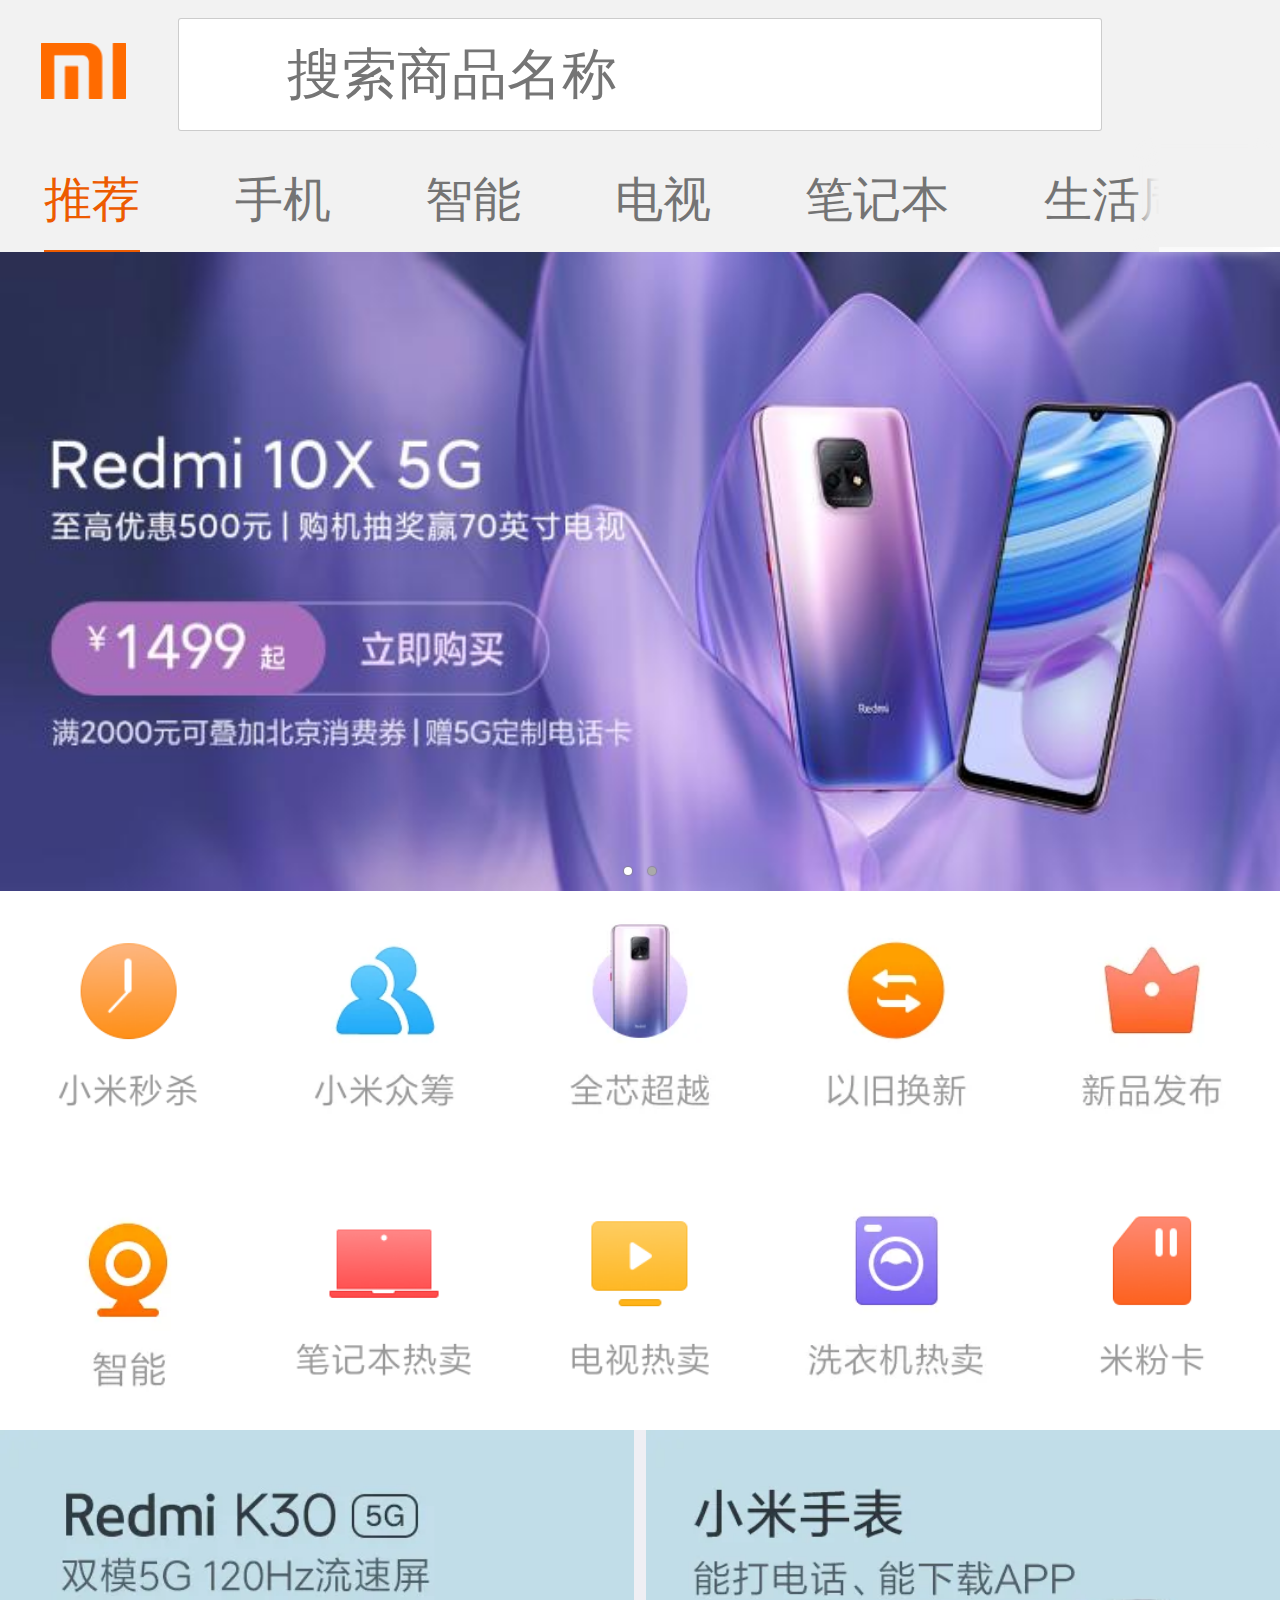
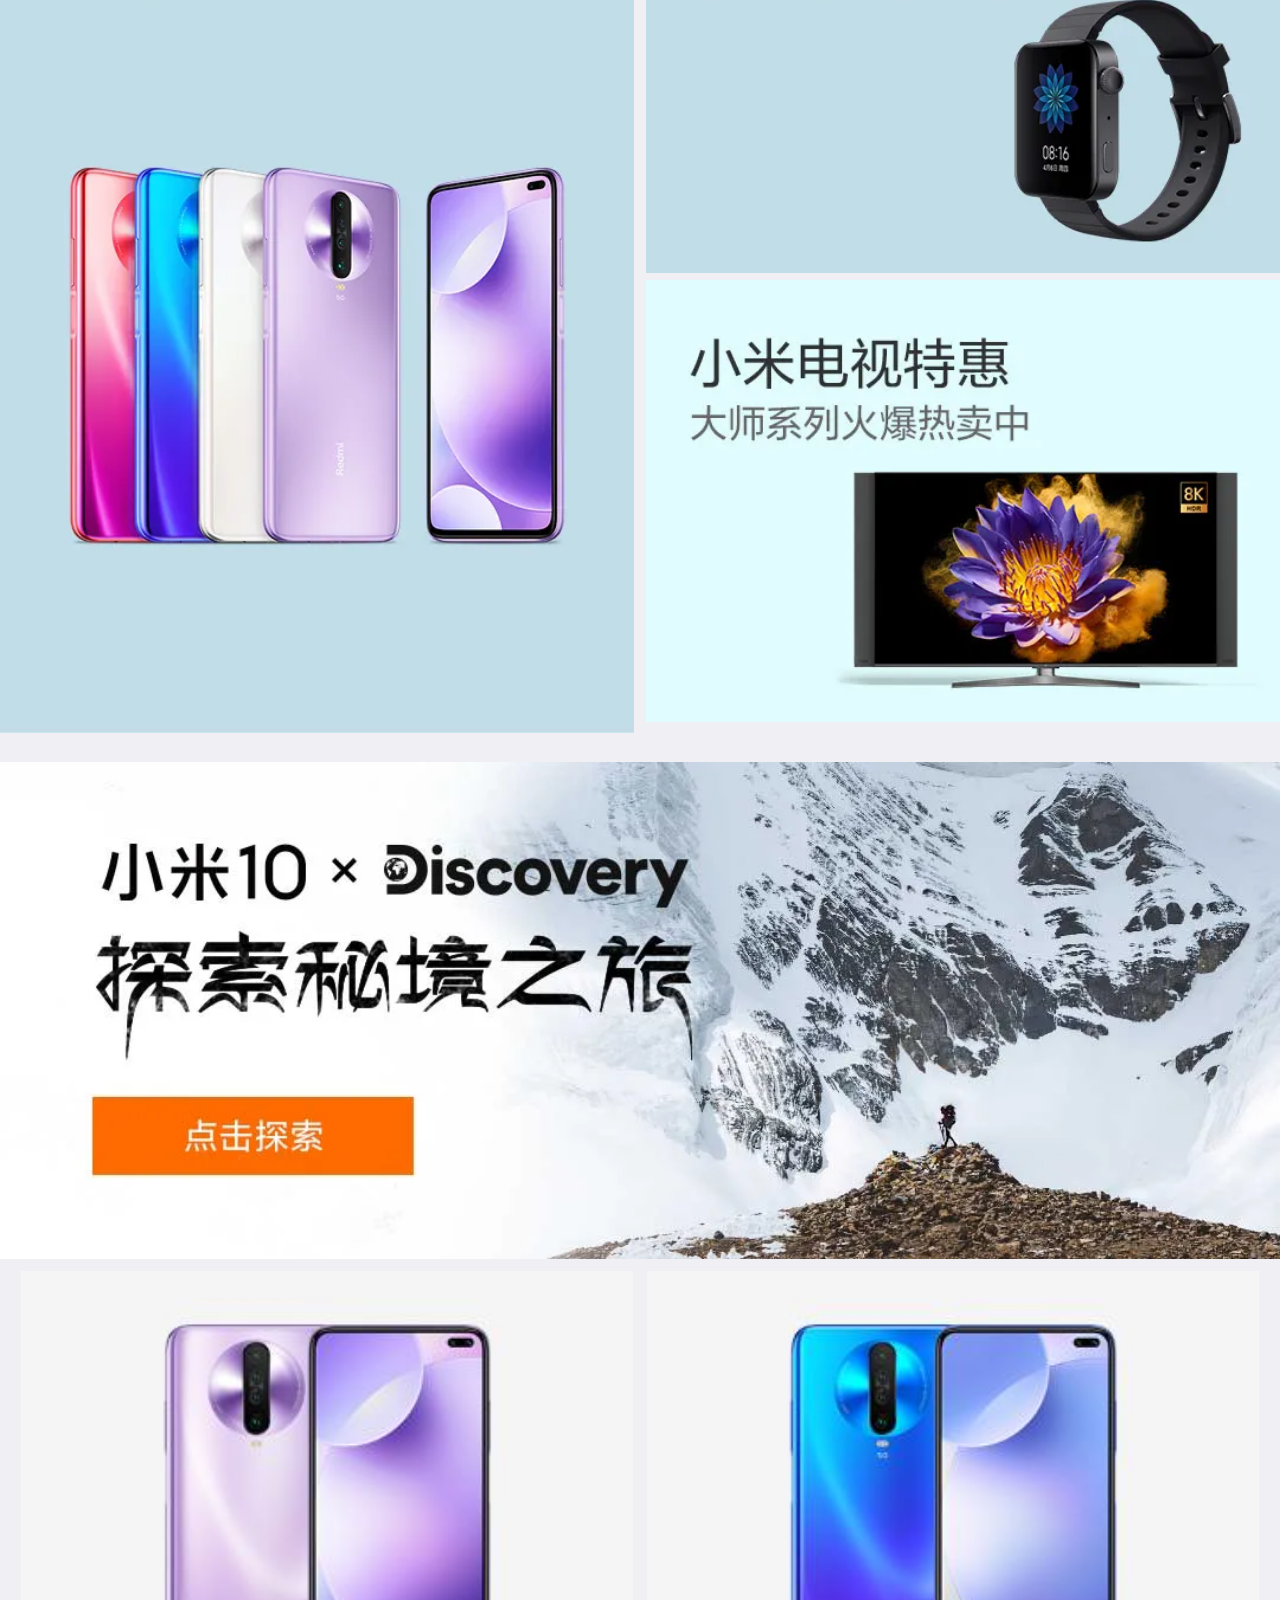
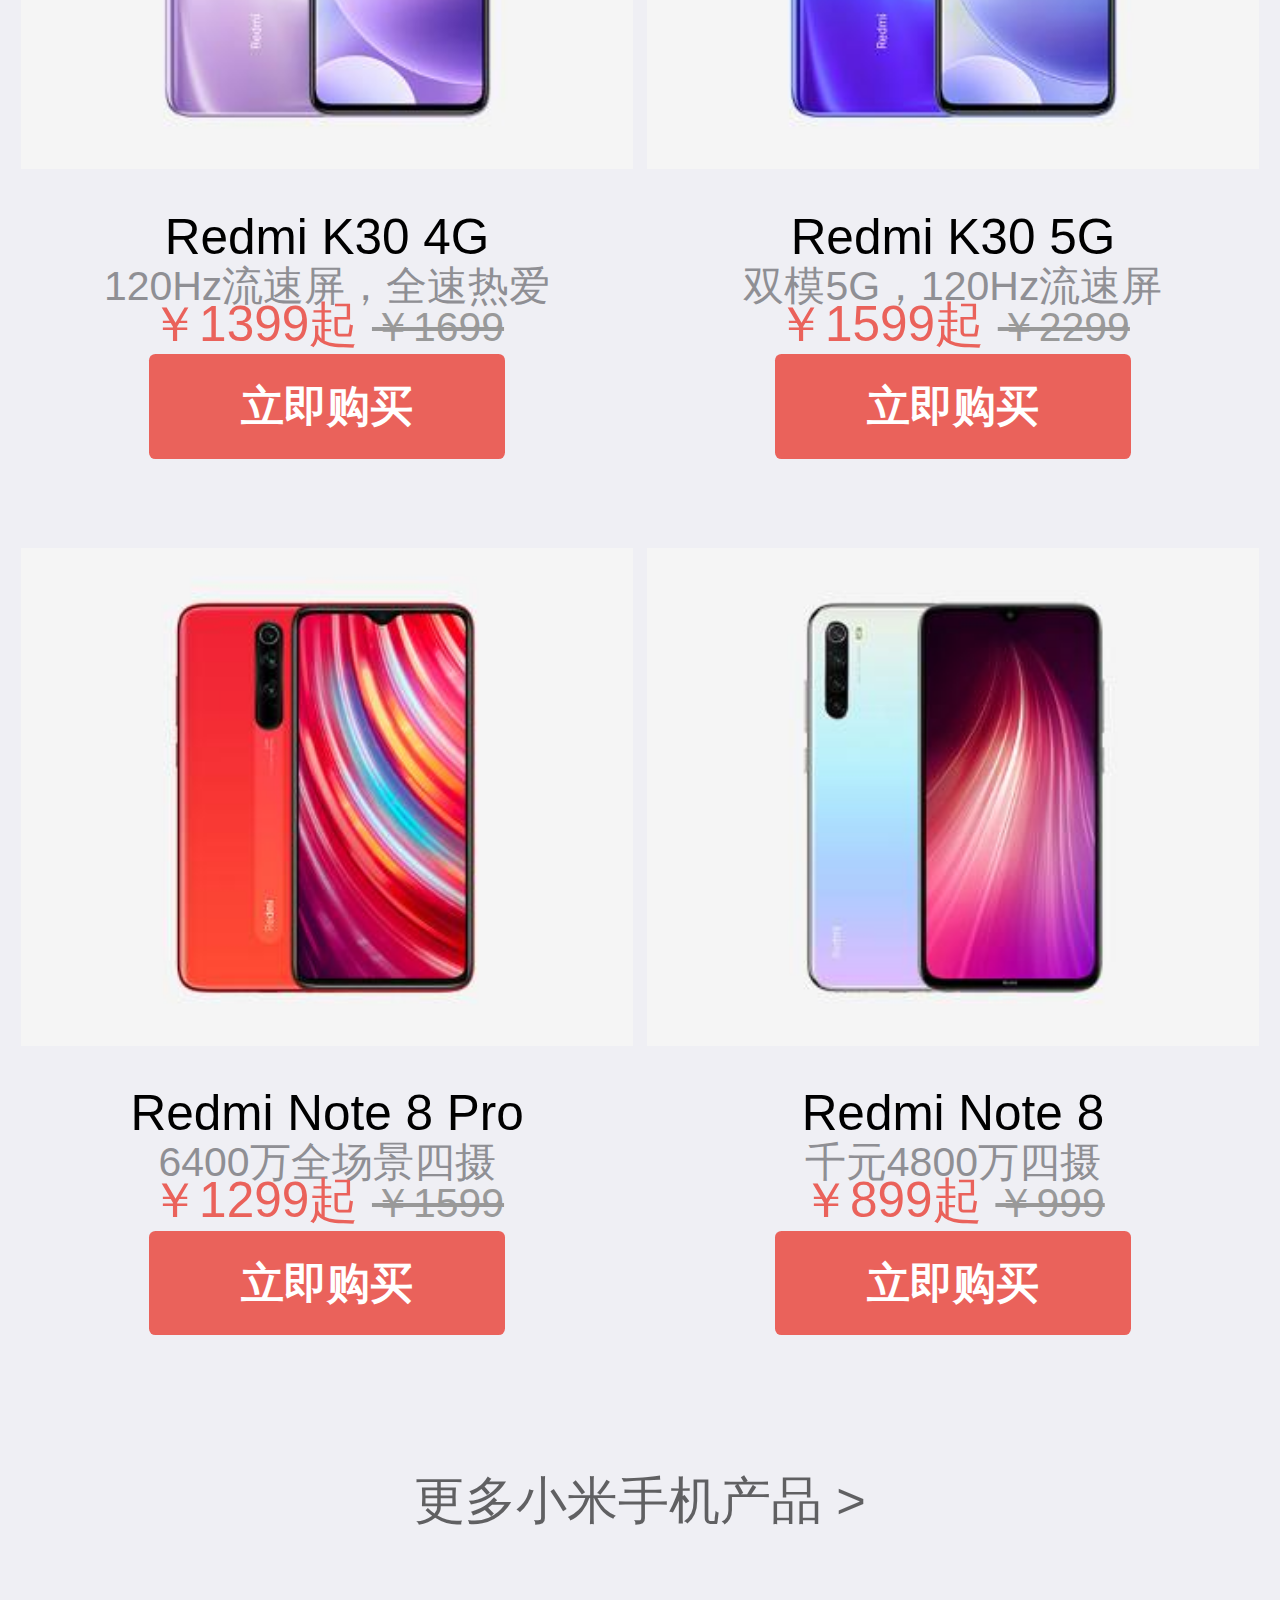
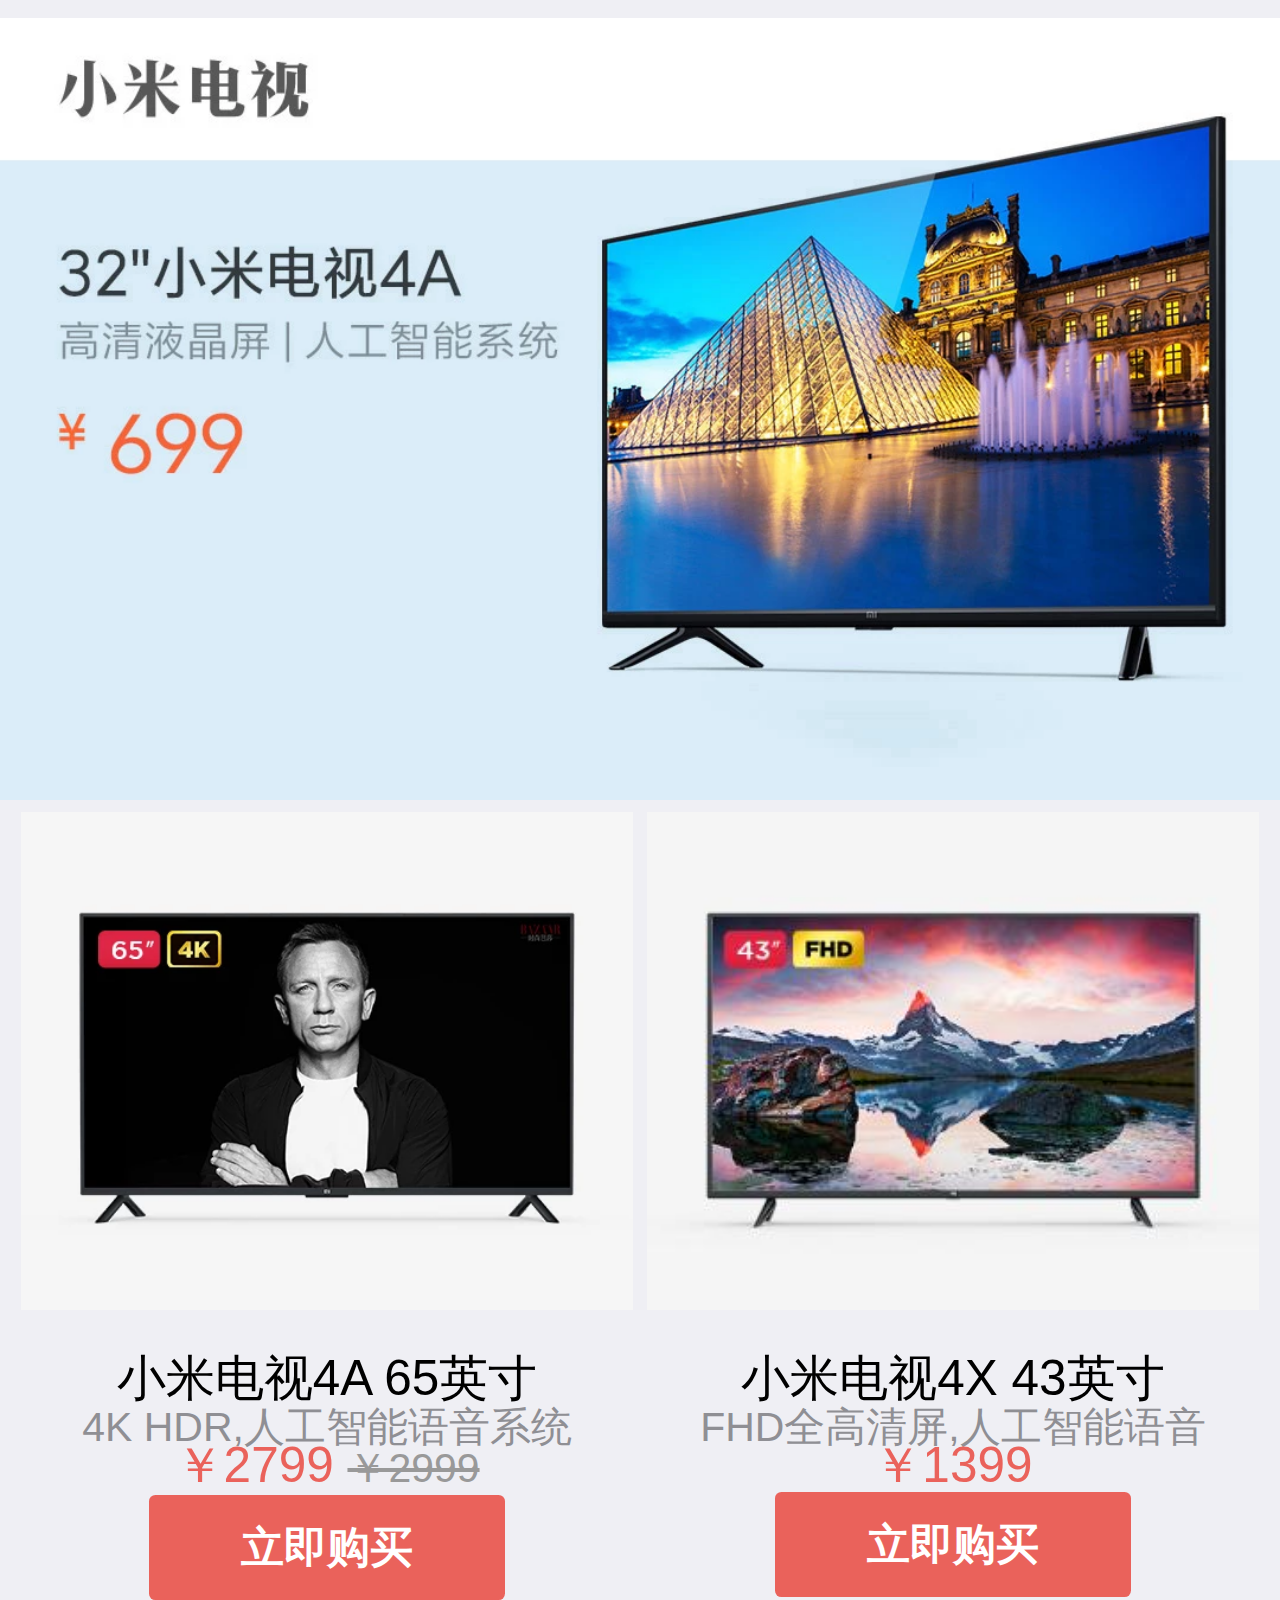
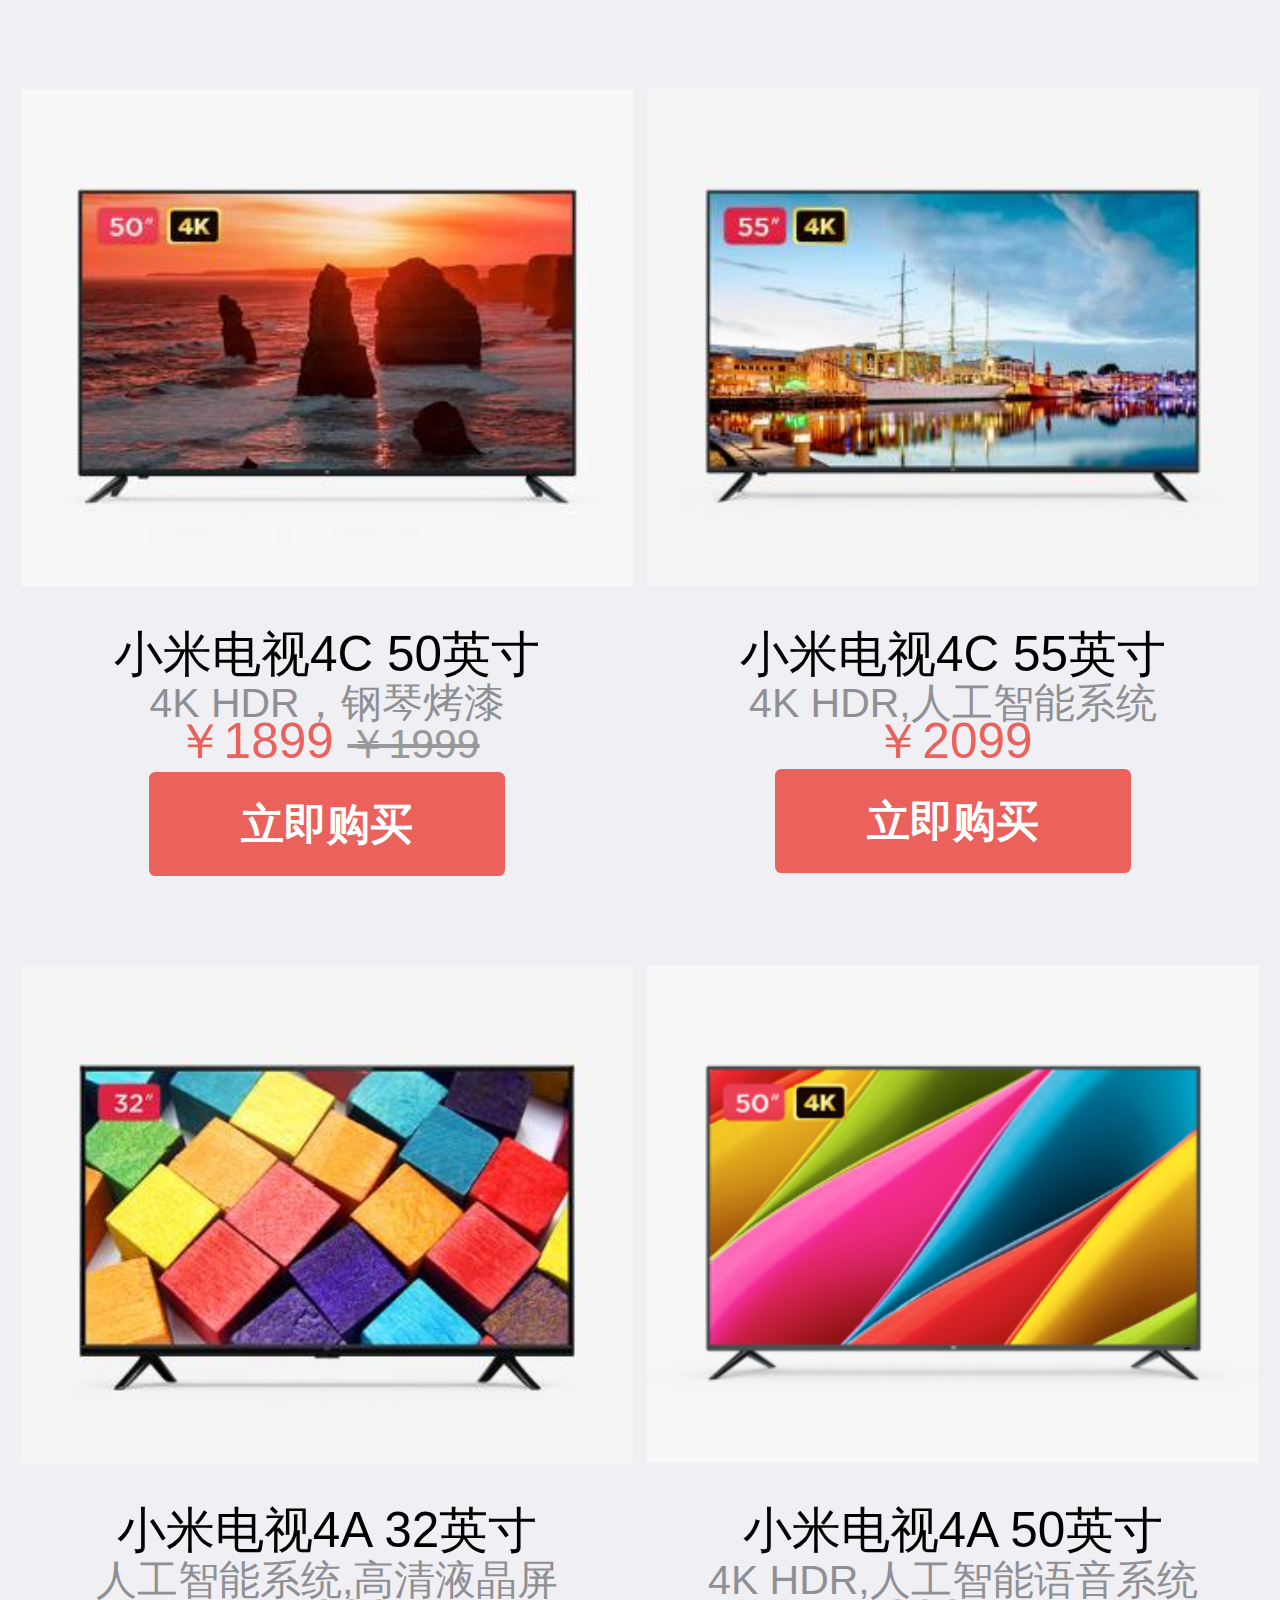
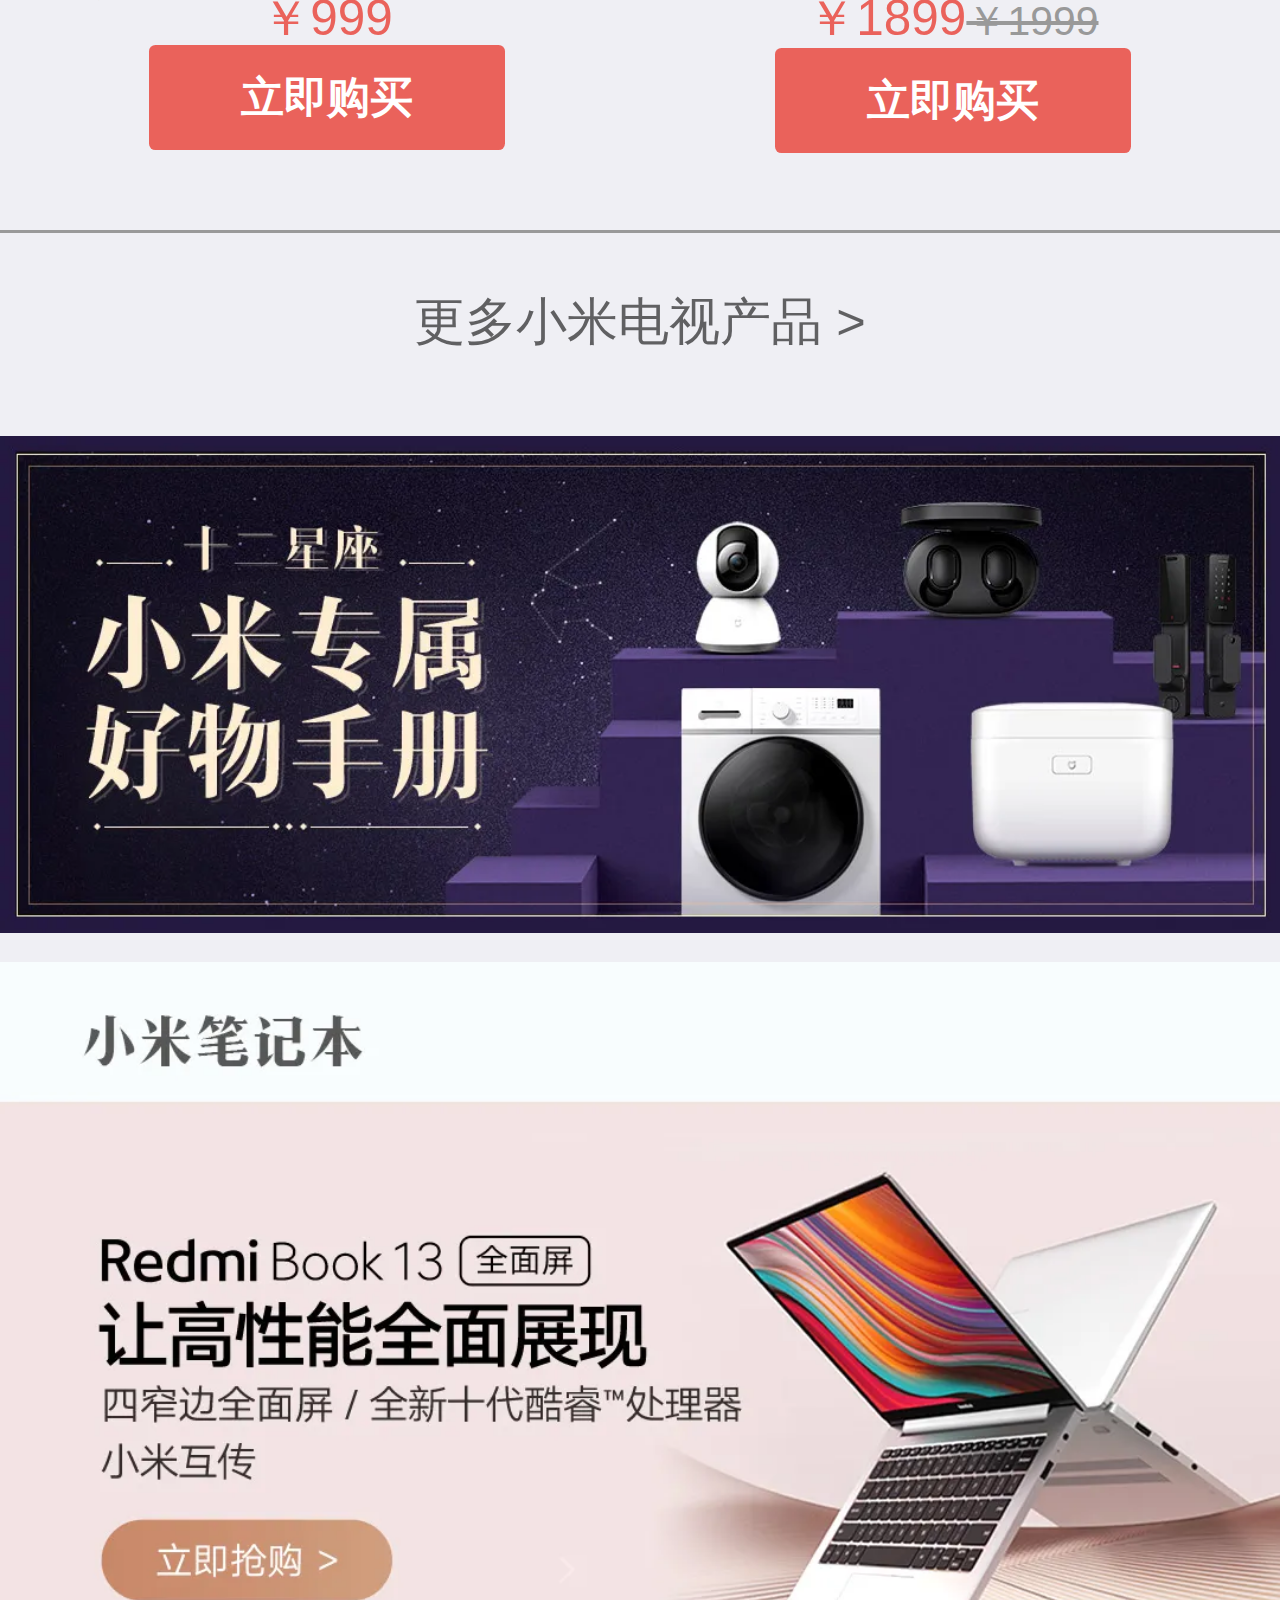
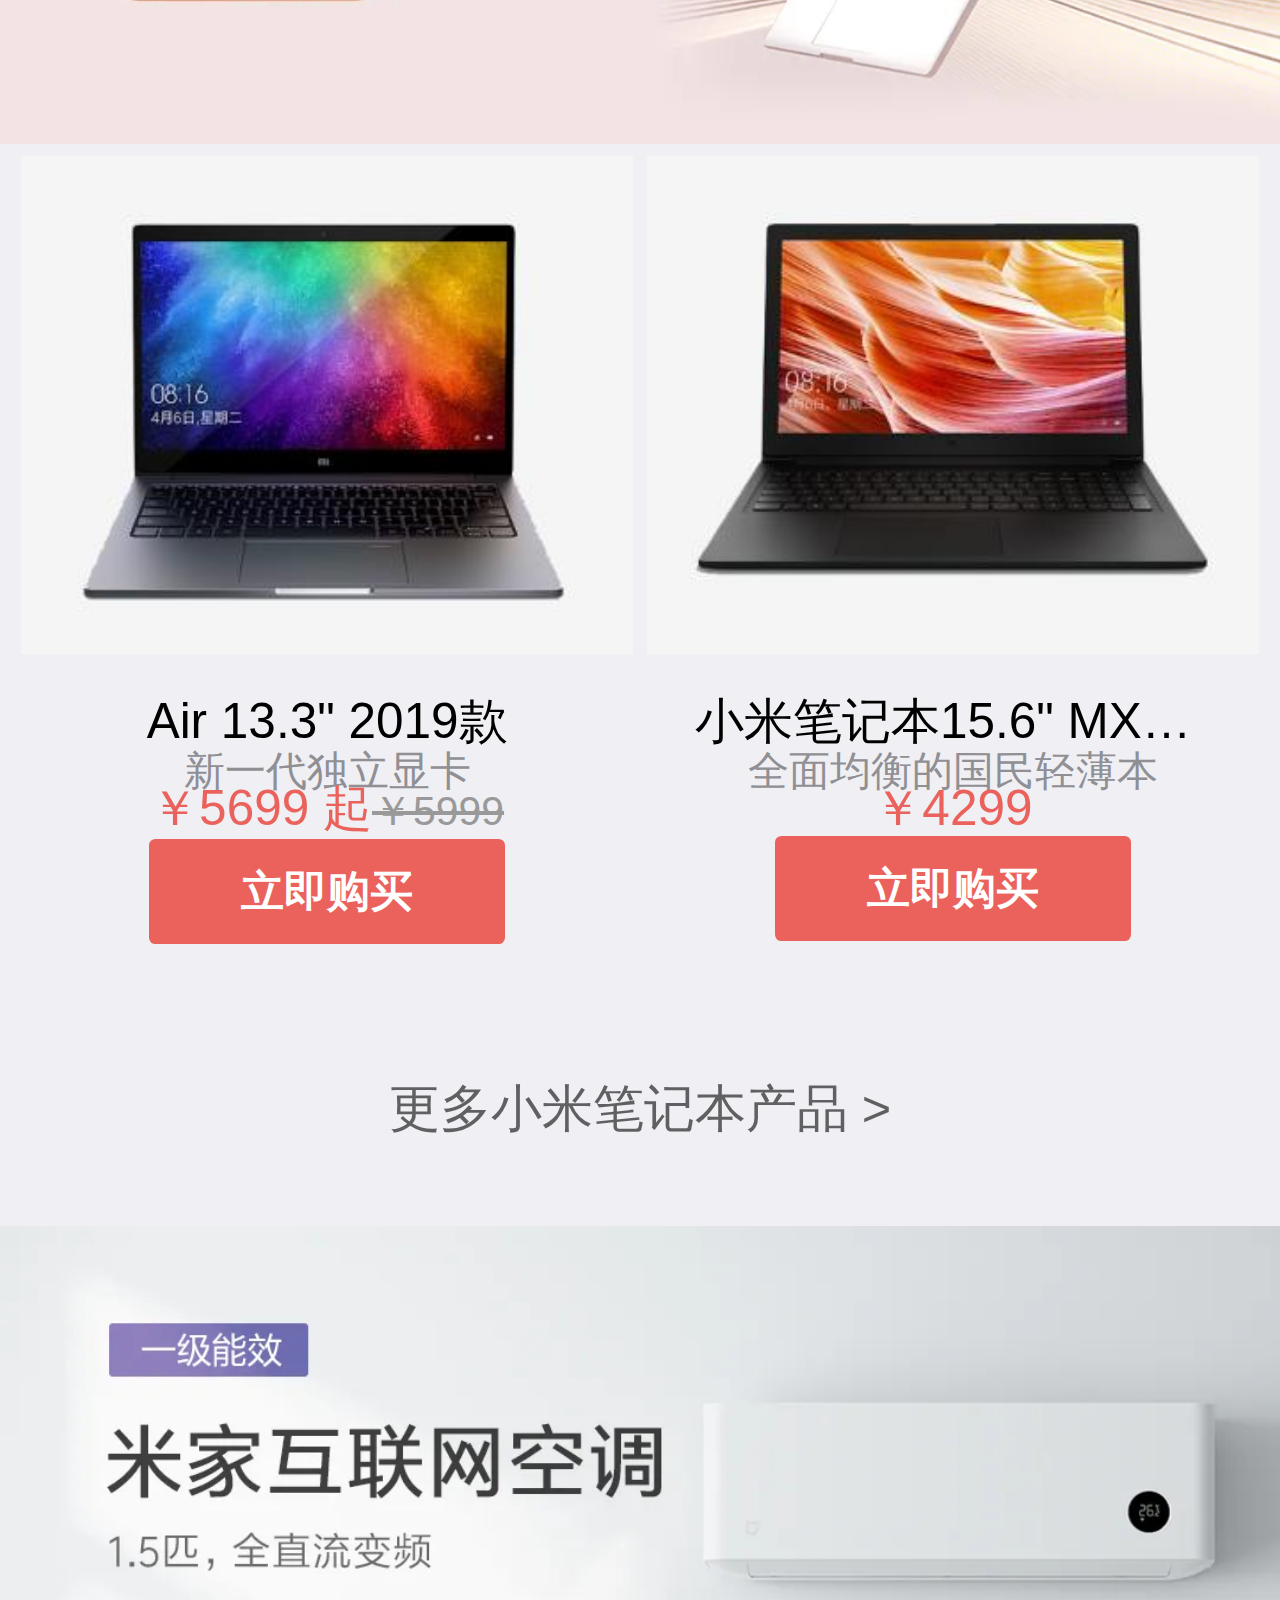
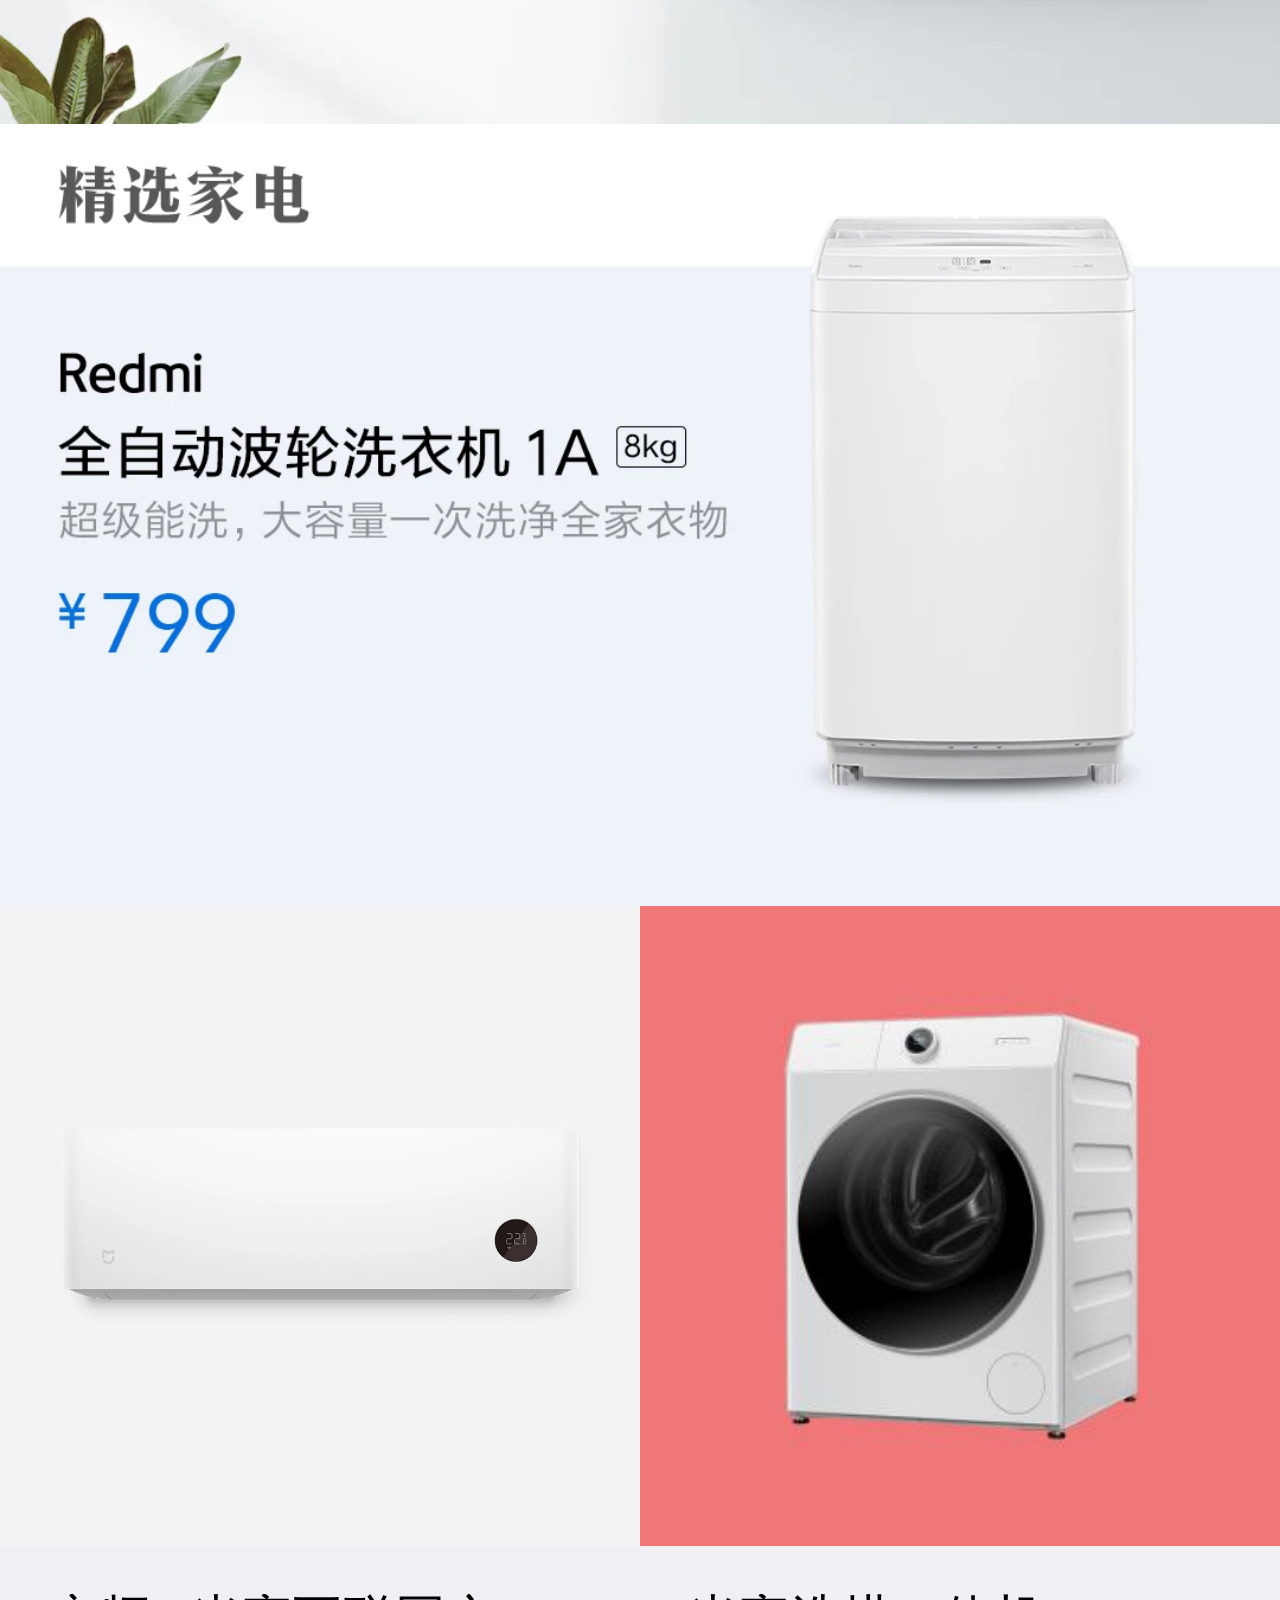
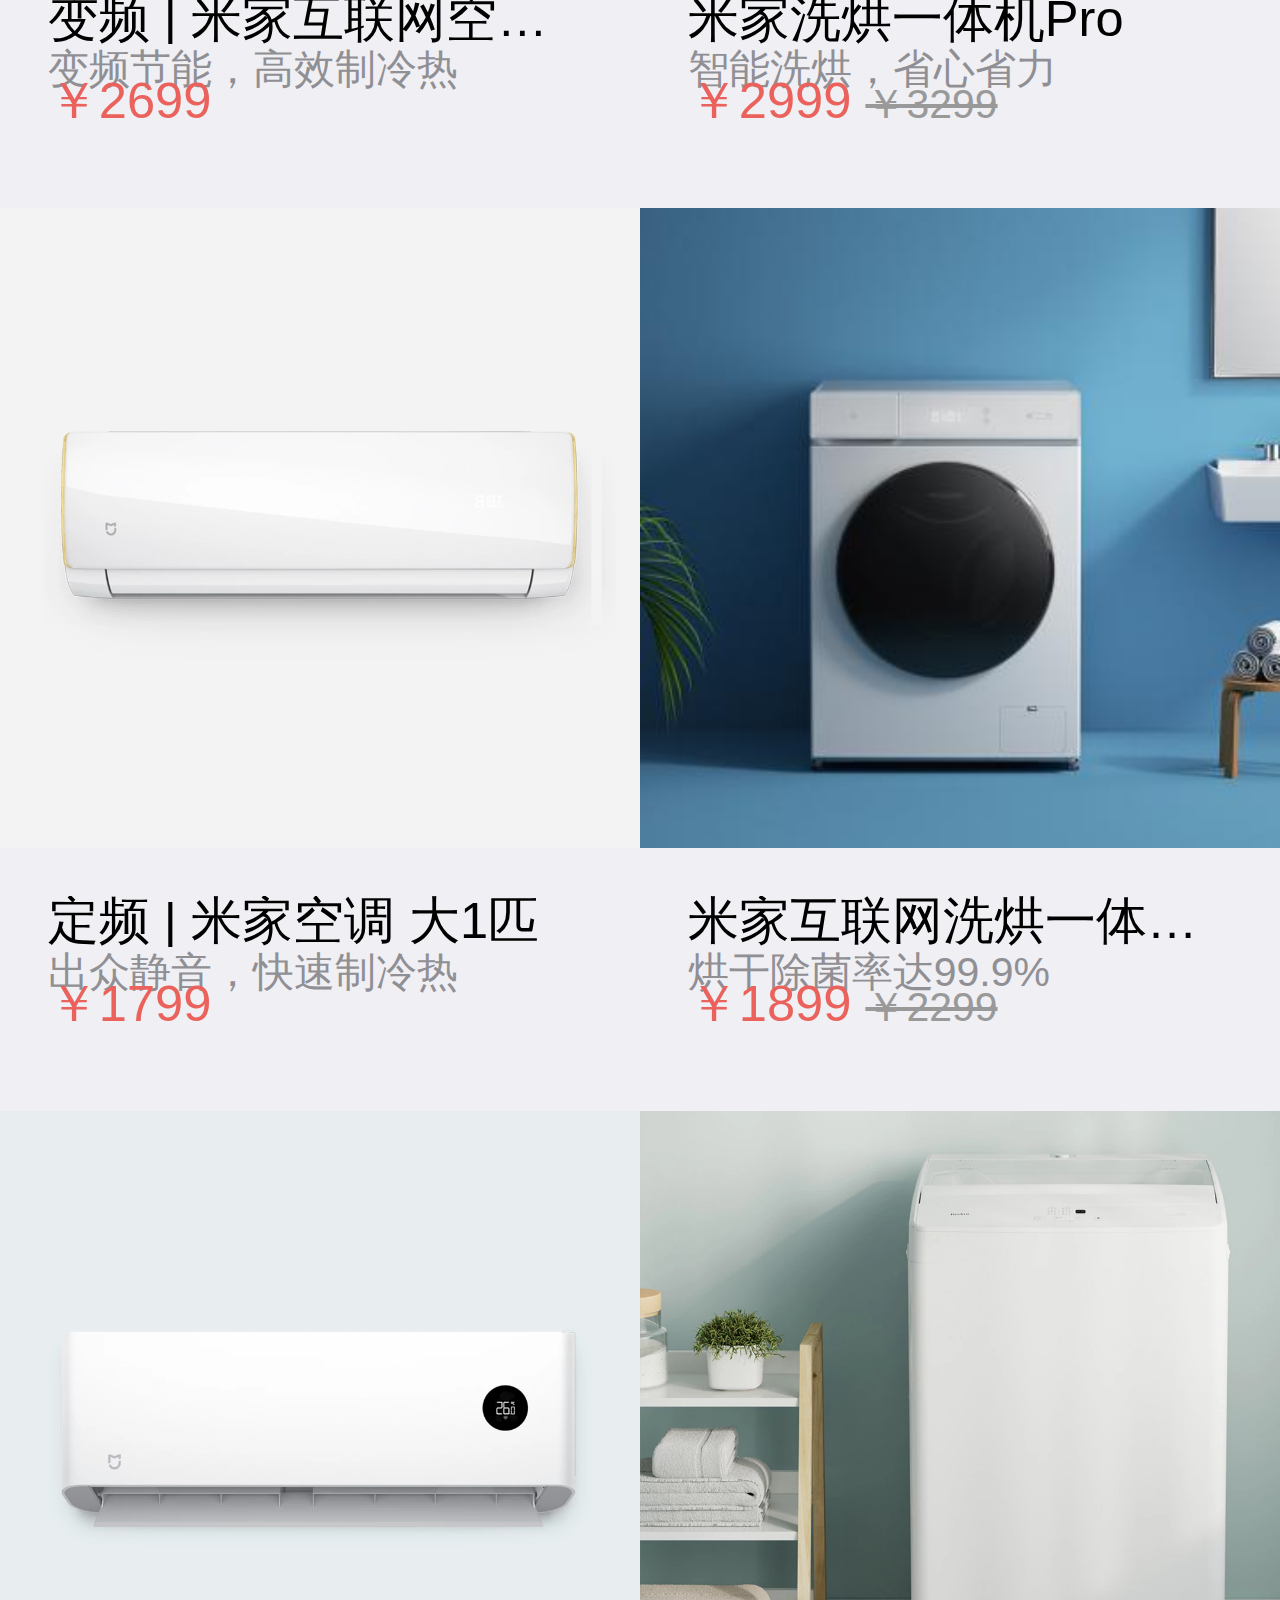
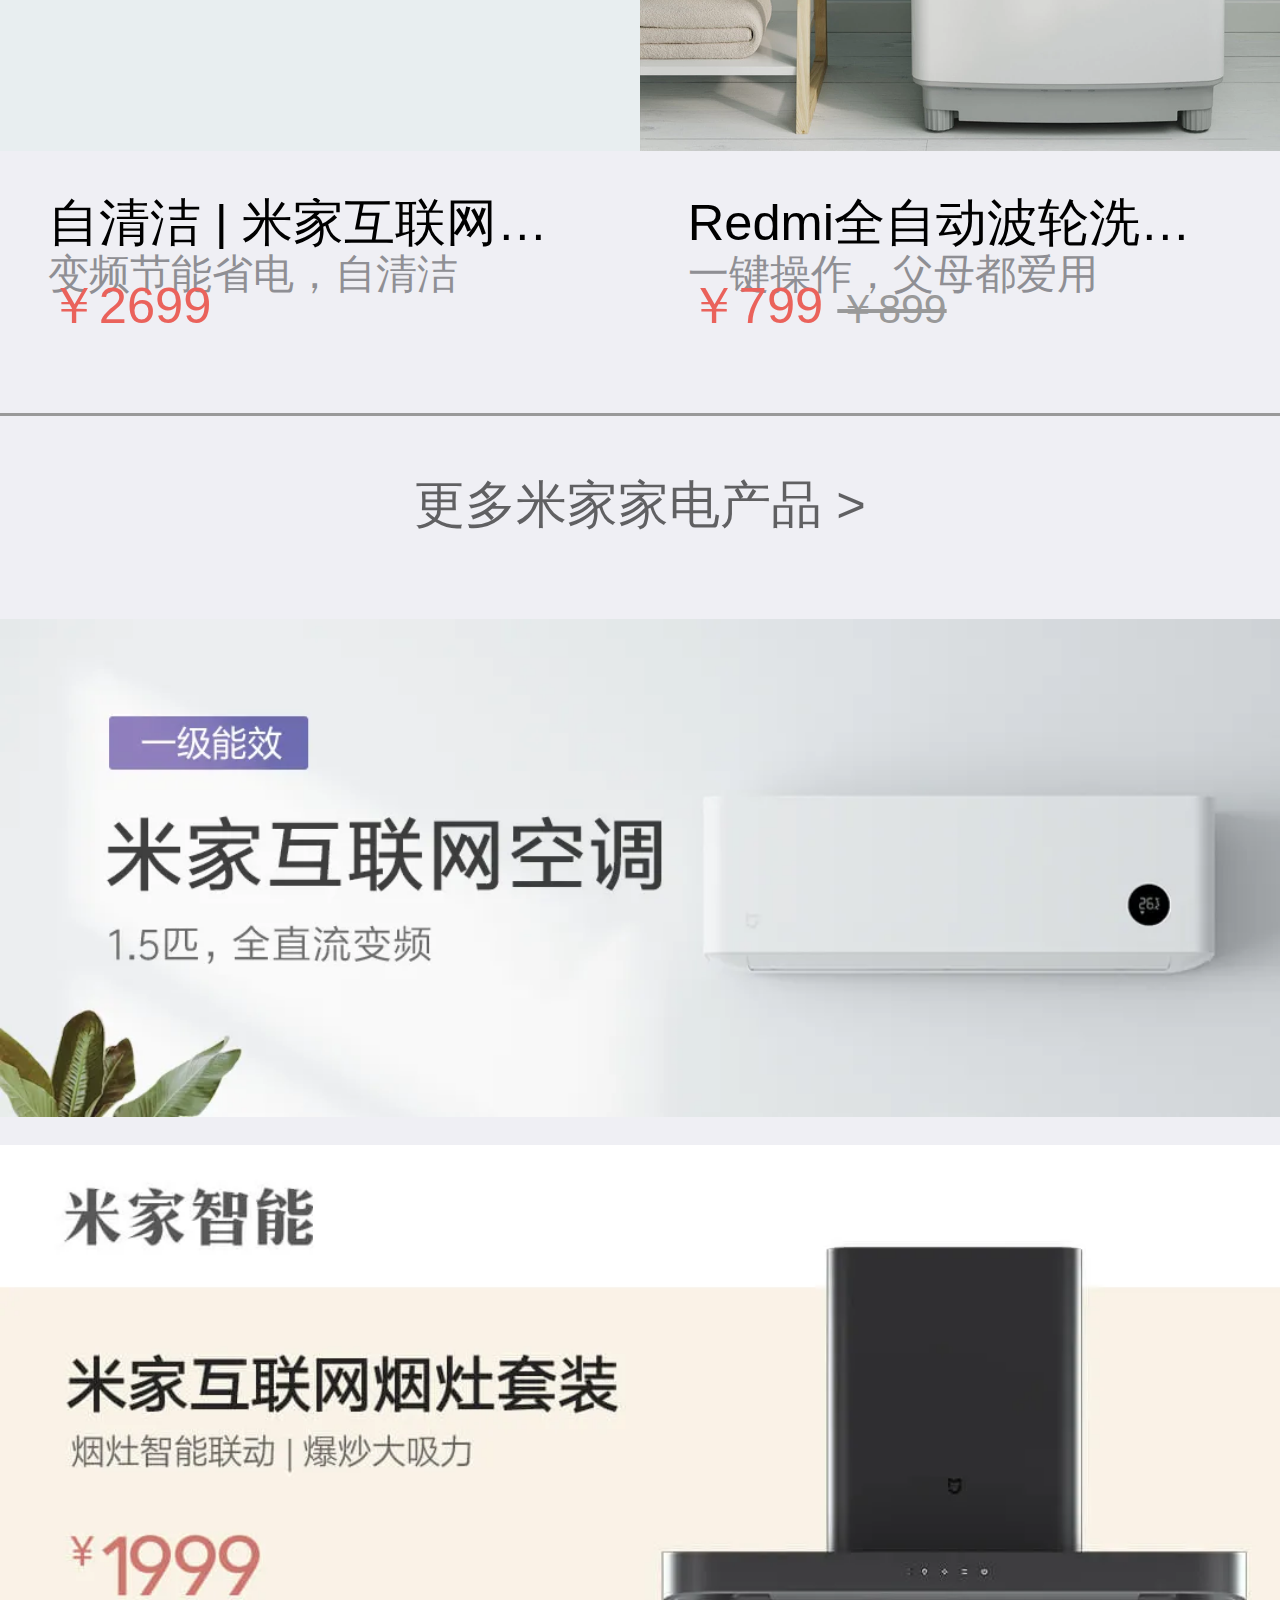
<file: mi/index.html>
<!DOCTYPE html>
<html lang="en">

<head>
    <meta charset="UTF-8">
    <meta name="viewport" content="width=device-width,initial-scale=1,minimum-scale=1,maximum-scale=1,user-scalable=0,minimal-ui,viewport-fit=cover">
    <title>Document</title>
    <link rel="stylesheet" href="css/frame.css">
    <script src="./js/flexible.js"></script>
    <link rel="stylesheet" href="css/index.css">
    <link rel="stylesheet" href="css/mui.min.css">
    <link rel="stylesheet" href="http://at.alicdn.com/t/font_2225443_vqbdi96mima.css">
</head>

<body>
    <header>
        <div class="nav">
            <div class="nav-top">
                <div class="img">
                    <img src="img/log.png" alt="">
                </div>
                <div class="search">
                    <i class="iconfont icon-search-copy"></i>
                    <input type="text" placeholder="搜索商品名称">
                </div>
                <i class="iconfont icon-ge_ren_zhong_xin"></i>
            </div>
            <div class="nav-list">
                <div class="nav-list-left blk">
                    <ul>
                        <li class="active">
                            推荐
                        </li>
                        <li>
                            手机
                        </li>
                        <li>
                            智能
                        </li>
                        <li>
                            电视
                        </li>
                        <li>
                            笔记本
                        </li>
                        <li>
                            生活周边
                        </li>
                    </ul>
                </div>
                <div class="nav-list-detail">
                    <p>全部</p>
                    <ul>
                        <li class="show">
                            推荐
                        </li>
                        <li>
                            手机
                        </li>
                        <li>
                            智能
                        </li>
                        <li>
                            电视
                        </li>
                        <li>
                            笔记本
                        </li>
                        <li>
                            生活周边
                        </li>
                    </ul>
                </div>
                <div class="nav-list-text">
                    <i class="iconfont icon-rightArrows font"></i>
                    <i class="iconfont icon-jiantoushang"></i>
                </div>
            </div>
        </div>
    </header>

    <div class="container">
        <!-- 轮播 -->
        <div class="slide">
            <div id="slider" class="mui-slider">
                <div class="mui-slider-group mui-slider-loop">
                    <!-- 额外增加的一个节点(循环轮播：第一个节点是最后一张轮播) -->
                    <div class="mui-slider-item mui-slider-item-duplicate">
                        <a href="#">
                            <img src="img/sy-banner-lb2.jpg">
                        </a>
                    </div>
                    <!-- 第一张 -->
                    <div class="mui-slider-item">
                        <a href="#">
                            <img src="img/sy-banner-lb1.jpg">
                        </a>
                    </div>
                    <!-- 第二张 -->
                    <div class="mui-slider-item">
                        <a href="#">
                            <img src="img/sy-banner-lb2.jpg">
                        </a>
                    </div>
                    <!-- 额外增加的一个节点(循环轮播：最后一个节点是第一张轮播) -->
                    <div class="mui-slider-item mui-slider-item-duplicate">
                        <a href="#">
                            <img src="img/sy-banner-lb1.jpg">
                        </a>
                    </div>
                </div>
                <div class="mui-slider-indicator">
                    <div class="mui-indicator mui-active"></div>
                    <div class="mui-indicator"></div>
                </div>
            </div>
        </div>
        <div class="head-list">
            <ul>
                <li>
                    <a href="./time.html"><img src="img/list-miaosha.png" alt=""></a>
                </li>
                <li>
                    <a href="./money.html"><img src="img/list-zhongchou.png" alt=""></a>
                </li>
                <li>
                    <a href="./money.html"><img src="img/list-chaoyue.png" alt=""></a>
                </li>
                <li>
                    <img src="img/list-huanxin.png" alt="">
                </li>
                <li>
                    <a href="./new.html"><img src="img/list-xinpin.png" alt=""></a>
                </li>
                <li><img src="img/list-zhineng.png" alt=""></li>
                <li><img src="img/list-bijiben.png" alt=""></li>
                <li><img src="img/list-dianshi.png" alt=""></li>
                <li><img src="img/list-xiyiji.png" alt=""></li>
                <li>
                    <a href="./fans.html"><img src="img/list-mifen.png" alt=""></a>
                </li>
            </ul>
        </div>
        <div class="top">
            <div>
                <img src="img/con1.png" alt="">
            </div>
            <div class="right">
                <img src="img/con2.png" alt="">
                <img src="img/con3.png" alt="">
            </div>
        </div>
        <!-- 每日精选 -->
        <div class="sift">
            <div class="sift-top"><img src="img/con4.png" alt=""></div>
            <div class="sift-list">
                <div class="sift-list-box">
                    <div class="sift-list-img">
                        <img src="img/sift1.jpg" alt="">
                    </div>
                    <div class="sift-list-text">
                        <h3>Redmi K30 4G</h3>
                        <p>120Hz流速屏，全速热爱</p>
                        <span>￥1399起 <del>￥1699</del></span>
                        <div>立即购买</div>
                    </div>
                </div>
                <div class="sift-list-box">
                    <div class="sift-list-img">
                        <img src="img/sift2.jpg" alt="">
                    </div>
                    <div class="sift-list-text">
                        <h3>Redmi K30 5G</h3>
                        <p>双模5G，120Hz流速屏</p>
                        <span>￥1599起 <del>￥2299</del></span>
                        <div>立即购买</div>
                    </div>
                </div>
            </div>
            <div class="sift-list">
                <div class="sift-list-box">
                    <div class="sift-list-img">
                        <img src="img/sift3.jpg" alt="">
                    </div>
                    <div class="sift-list-text">
                        <h3>Redmi Note 8 Pro</h3>
                        <p>6400万全场景四摄</p>
                        <span>￥1299起 <del>￥1599</del></span>
                        <div>立即购买</div>
                    </div>
                </div>
                <div class="sift-list-box">
                    <div class="sift-list-img">
                        <img src="img/sift4.jpg" alt="">
                    </div>
                    <div class="sift-list-text">
                        <h3>Redmi Note 8</h3>
                        <p>千元4800万四摄</p>
                        <span>￥899起 <del>￥999</del></span>
                        <div>立即购买</div>
                    </div>
                </div>
            </div>
            <div class="more">
                更多小米手机产品 >
            </div>
        </div>
        <!-- 电视 -->
        <div class="tv">
            <div class="tv-img"><img src="img/tv.png" alt=""></div>
            <div class="sift-list">
                <div class="sift-list-box">
                    <div class="sift-list-img">
                        <img src="img/tv1.png" alt="">
                    </div>
                    <div class="sift-list-text">
                        <h3>小米电视4A 65英寸</h3>
                        <p>4K HDR,人工智能语音系统</p>
                        <span>￥2799 <del>￥2999</del></span>
                        <div>立即购买</div>
                    </div>
                </div>
                <div class="sift-list-box">
                    <div class="sift-list-img">
                        <img src="img/tv2.jpg" alt="">
                    </div>
                    <div class="sift-list-text">
                        <h3>小米电视4X 43英寸</h3>
                        <p>FHD全高清屏,人工智能语音</p>
                        <span>￥1399 </span>
                        <div>立即购买</div>
                    </div>
                </div>
            </div>
            <div class="sift-list">
                <div class="sift-list-box">
                    <div class="sift-list-img">
                        <img src="img/tv3.jpg" alt="">
                    </div>
                    <div class="sift-list-text">
                        <h3>小米电视4C 50英寸</h3>
                        <p>4K HDR，钢琴烤漆</p>
                        <span>￥1899 <del>￥1999</del></span>
                        <div>立即购买</div>
                    </div>
                </div>
                <div class="sift-list-box">
                    <div class="sift-list-img">
                        <img src="img/tv4.jpg" alt="">
                    </div>
                    <div class="sift-list-text">
                        <h3>小米电视4C 55英寸</h3>
                        <p>4K HDR,人工智能系统</p>
                        <span>￥2099</span>
                        <div>立即购买</div>
                    </div>
                </div>
            </div>
            <div class="sift-list">
                <div class="sift-list-box">
                    <div class="sift-list-img">
                        <img src="img/tv5.jpg" alt="">
                    </div>
                    <div class="sift-list-text">
                        <h3>小米电视4A 32英寸</h3>
                        <p>人工智能系统,高清液晶屏</p>
                        <span>￥999</span>
                        <div>立即购买</div>
                    </div>
                </div>
                <div class="sift-list-box">
                    <div class="sift-list-img">
                        <img src="img/tv6.png" alt="">
                    </div>
                    <div class="sift-list-text">
                        <h3>小米电视4A 50英寸</h3>
                        <p>4K HDR,人工智能语音系统</p>
                        <span>￥1899<del>￥1999</del></span>
                        <div>立即购买</div>
                    </div>
                </div>
            </div>
            <div class="more">
                更多小米电视产品 >
            </div>
        </div>
        <!-- 广告 -->
        <div class="advertising ">
            <img src="img/zhuanshu.png" alt="">
        </div>
        <!-- 笔记本 -->
        <div class="notebook">
            <div class="notebook-img"><img src="img/notebook.png" alt=""></div>
            <div class="sift-list">
                <div class="sift-list-box">
                    <div class="sift-list-img">
                        <img src="img/notebook1.png" alt="">
                    </div>
                    <div class="sift-list-text">
                        <h3>Air 13.3" 2019款</h3>
                        <p>新一代独立显卡</p>
                        <span>￥5699 起<del>￥5999</del></span>
                        <div>立即购买</div>
                    </div>
                </div>
                <div class="sift-list-box">
                    <div class="sift-list-img">
                        <img src="img/notebook2.png" alt="">
                    </div>
                    <div class="sift-list-text">
                        <h3>小米笔记本15.6" MX110 独显版</h3>
                        <p>全面均衡的国民轻薄本</p>
                        <span>￥4299</span>
                        <div>立即购买</div>
                    </div>
                </div>
            </div>
            <div class="more">
                更多小米笔记本产品 >
            </div>
        </div>
        <!-- 广告 -->
        <div class="advertising ">
            <img src="img/kongtiao.png" alt="">
        </div>
        <!-- 家电 -->
        <div class="home">
            <div class="home-img"><img src="img/home.png" alt=""></div>
            <div class="home-box">
                <div class="box-left">
                    <img src="img/home1.png" alt="">
                    <!-- <div>
                        <img src="" alt="">
                    </div> -->
                    <div class="box-text">
                        <h3>变频 | 米家互联网空调 1.5匹</h3>
                        <p>变频节能，高效制冷热</p>
                        <span>￥2699</span>
                    </div>
                </div>
                <div class="box-left">
                    <img src="img/home2.jpg" alt="">
                    <div class="box-text">
                        <h3>米家洗烘一体机Pro</h3>
                        <p>智能洗烘，省心省力</p>
                        <span>￥2999 <del>￥3299</del></span>
                    </div>
                </div>
            </div>
            <div class="home-box">
                <div class="box-left">
                    <img src="img/home3.png" alt="">
                    <div class="box-text">
                        <h3>定频 | 米家空调 大1匹</h3>
                        <p>出众静音，快速制冷热</p>
                        <span>￥1799</span>
                    </div>
                </div>
                <div class="box-left">
                    <img src="img/home4.jpg" alt="">
                    <div class="box-text">
                        <h3>米家互联网洗烘一体机10kg</h3>
                        <p>烘干除菌率达99.9%</p>
                        <span>￥1899 <del>￥2299</del></span>
                    </div>
                </div>
            </div>
            <div class="home-box">
                <div class="box-left">
                    <img src="img/home5.png" alt="">
                    <!-- <div>
                        <img src="" alt="">
                    </div> -->
                    <div class="box-text">
                        <h3>自清洁 | 米家互联网空调 1.5匹</h3>
                        <p>变频节能省电，自清洁</p>
                        <span>￥2699</span>
                    </div>
                </div>
                <div class="box-left">
                    <img src="img/home6.png" alt="">
                    <!-- <div>
                        <img src="" alt="">
                    </div> -->
                    <div class="box-text">
                        <h3>Redmi全自动波轮洗衣机1A 8kg</h3>
                        <p>一键操作，父母都爱用</p>
                        <span>￥799 <del>￥899</del></span>
                    </div>
                </div>
            </div>
            <div class="more">
                更多米家家电产品 >
            </div>
        </div>
        <!-- 广告 -->
        <div class="advertising ">
            <img src="img/kongtiao.png" alt="">
        </div>
        <div class="smart">
            <div class="smart-img">
                <img src="img/smart.png" alt="">
            </div>
            <div class="smart-box">
                <div>
                    <img src="img/smart1.jpg" alt="">
                </div>
                <div class="smart-box-text">
                    <h2>米家直流变频落地扇1X</h2>
                    <span>模拟自然风算法 支持AI语音</span>
                    <p>￥299</p>
                </div>
            </div>
            <div class="smart-box">
                <div class="smart-box-text">
                    <h2>米家照片打印机</h2>
                    <span>手机即拍即印</span>
                    <p>￥499</p>
                </div>
                <div>
                    <img src="img/smart2.jpg" alt="">
                </div>
            </div>
            <div class="smart-box">
                <div>
                    <img src="img/smart3.jpg" alt="">
                </div>
                <div class="smart-box-text">
                    <h2>小米净水器600G</h2>
                    <span>600加仑大通量,即滤即饮无存水</span>
                    <p>￥1498 <del>￥2499</del></p>
                </div>
            </div>
            <div class="more">
                更多米家家电产品 >
            </div>
        </div>
        <div class="foot-list">
            <div class="foot-list-box">
                <div>
                    <img src="img/foot1.png" alt="">
                </div>
                <div>
                    <img src="img/foot2.png" alt="">
                </div>
            </div>
            <div class="foot-list-box">
                <div>
                    <img src="img/foot3.png" alt="">
                </div>
                <div>
                    <img src="img/foot4.png" alt="">
                </div>
            </div>
            <div class="foot-list-box">
                <div>
                    <img src="img/foot5.png" alt="">
                </div>
                <div>
                    <img src="img/foot6.png" alt="">
                </div>
            </div>
        </div>
    </div>
    <footer>
        <!-- 广告 -->
        <div class="advertising ">
            <img src="img/foot7.png" alt="">
        </div>
        <div class="know">
            <img src="img/foot.png" alt="">
        </div>
        <div class="common">
            <a class="c1">
                <i class="img1"></i>
                <span>首页</span>
            </a>
            <a class="c2">
                <i class="img2"></i>
                <span>分类</span>
            </a>
            <a class="c3">
                <i class="img3"></i>
                <span>星球</span>
            </a>
            <a class="c4" href="./buycar.html">
                <i class="img4"></i>
                <span>购物车</span>
            </a>
            <a class="c5">
                <i class="img5"></i>
                <span>我的</span>
            </a>
        </div>
    </footer>
    <script src="js/mui.min.js"></script>
    <script src="js/index.js"></script>
</body>

</html>
</file>
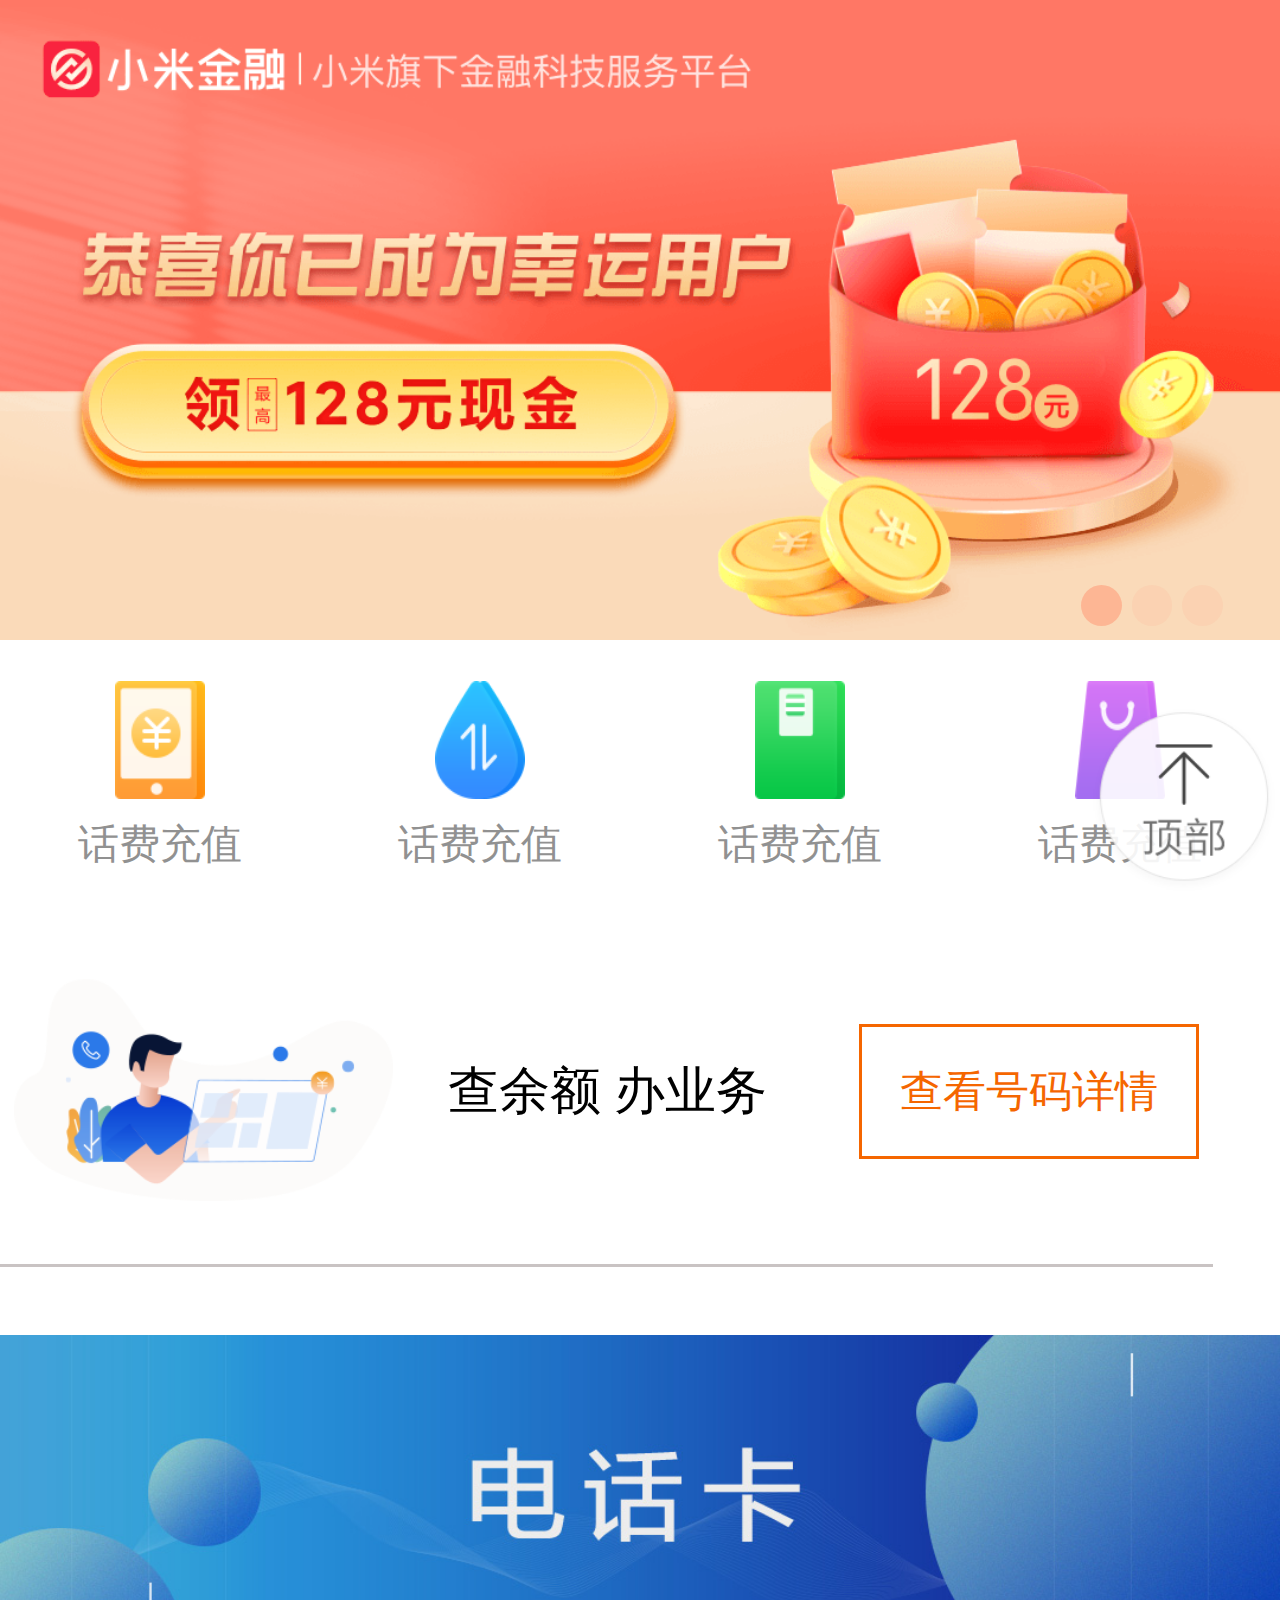
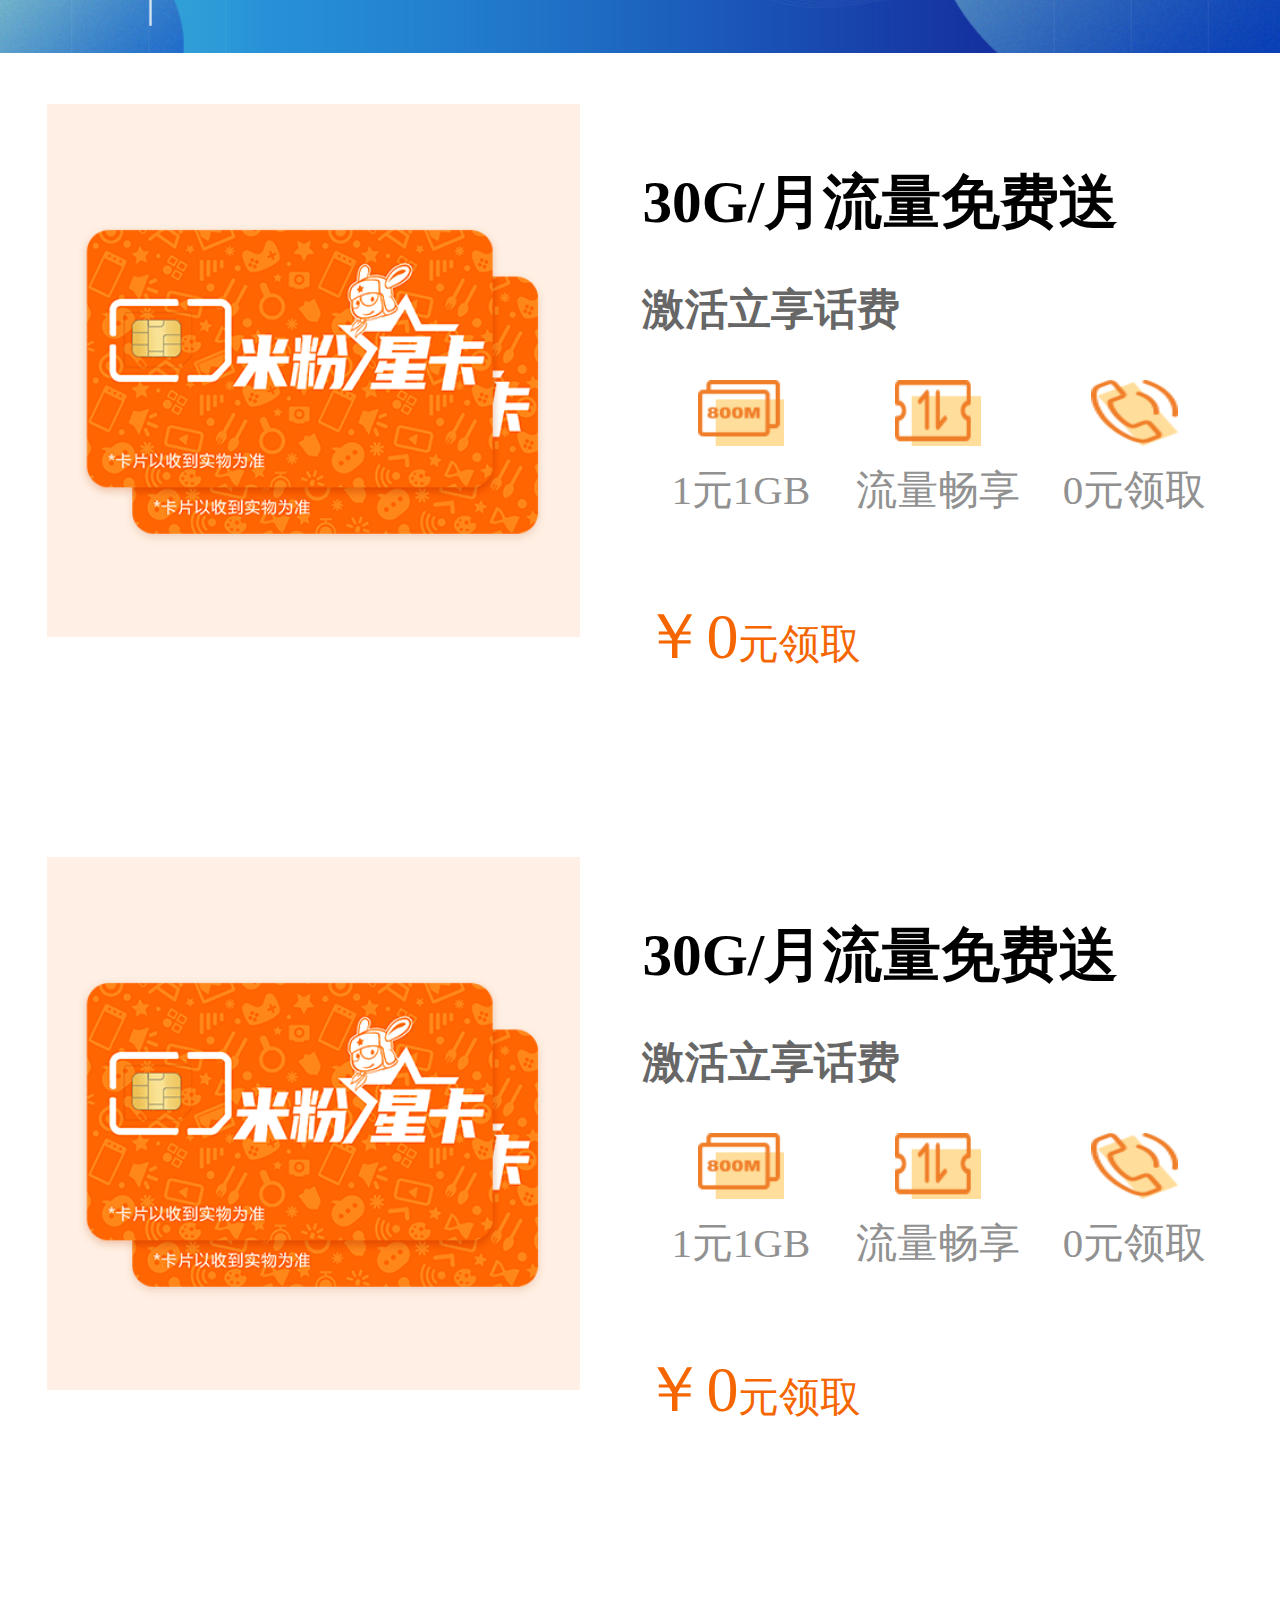
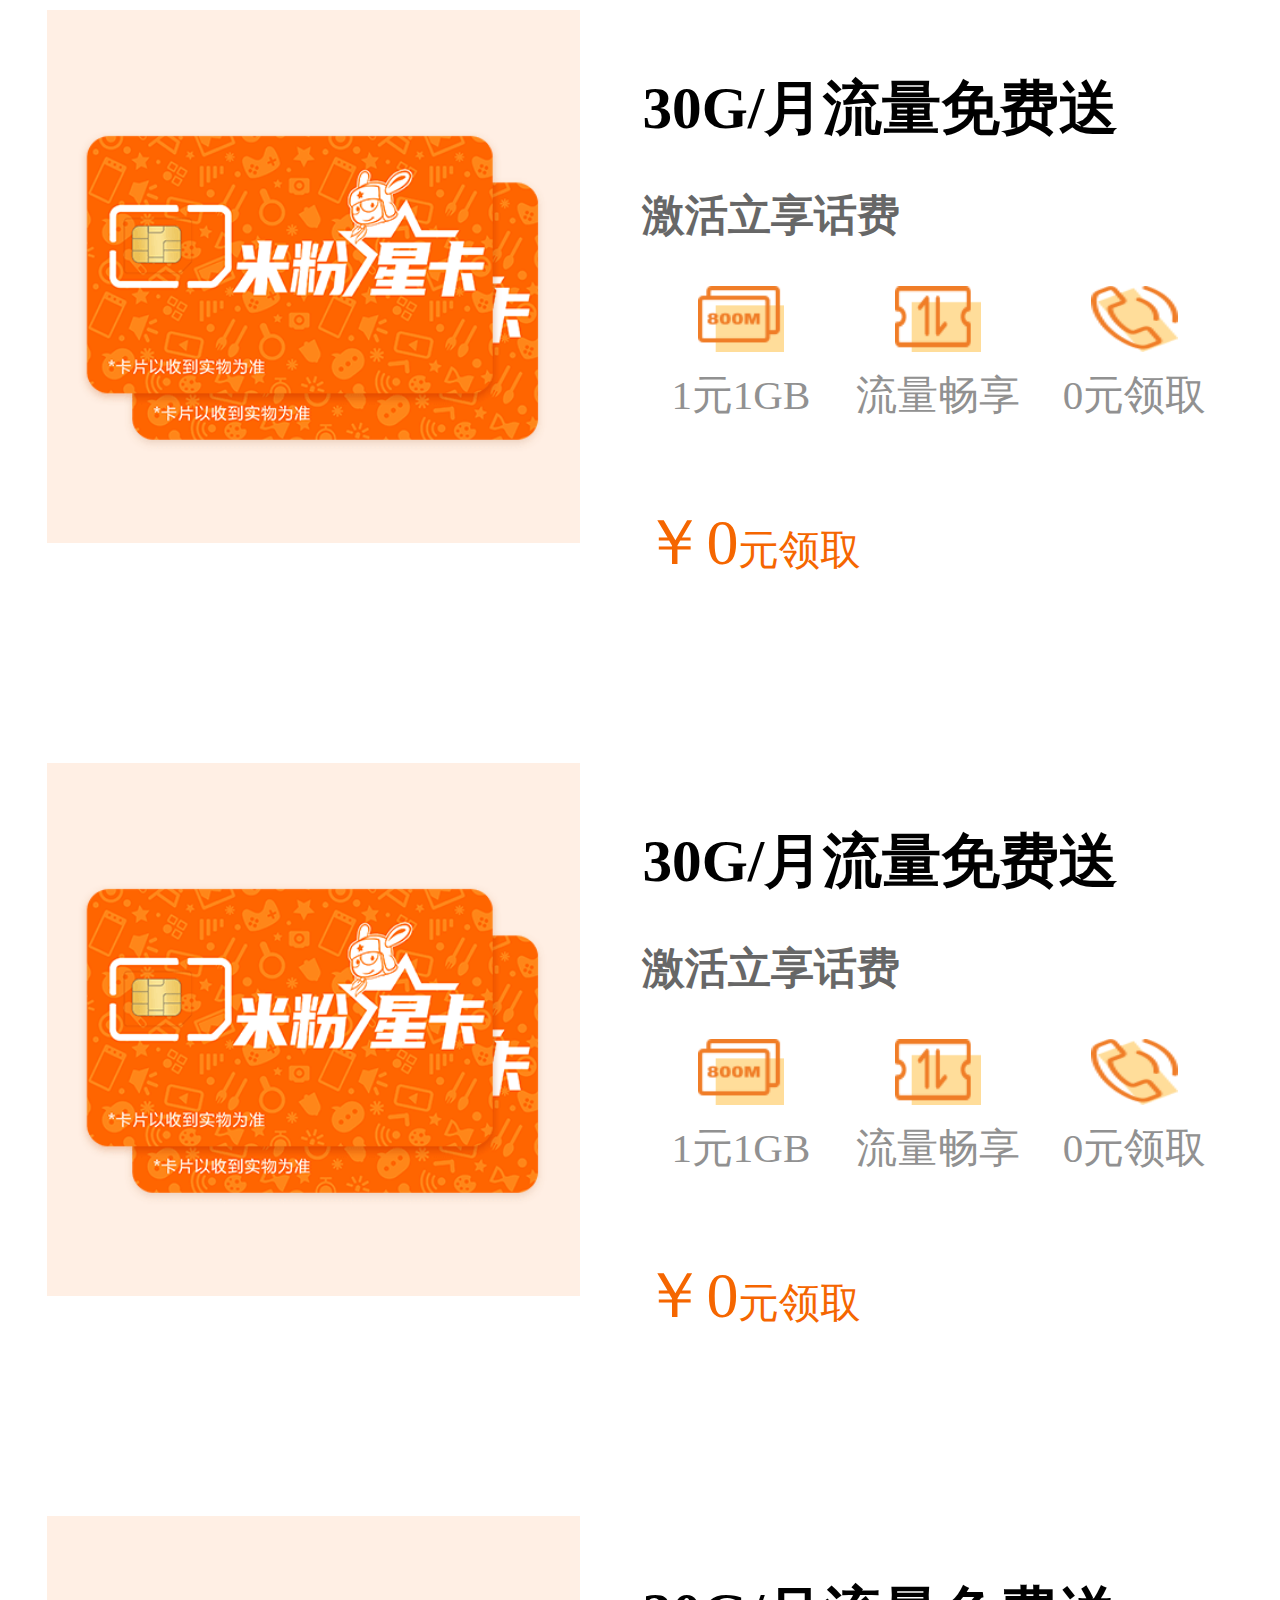
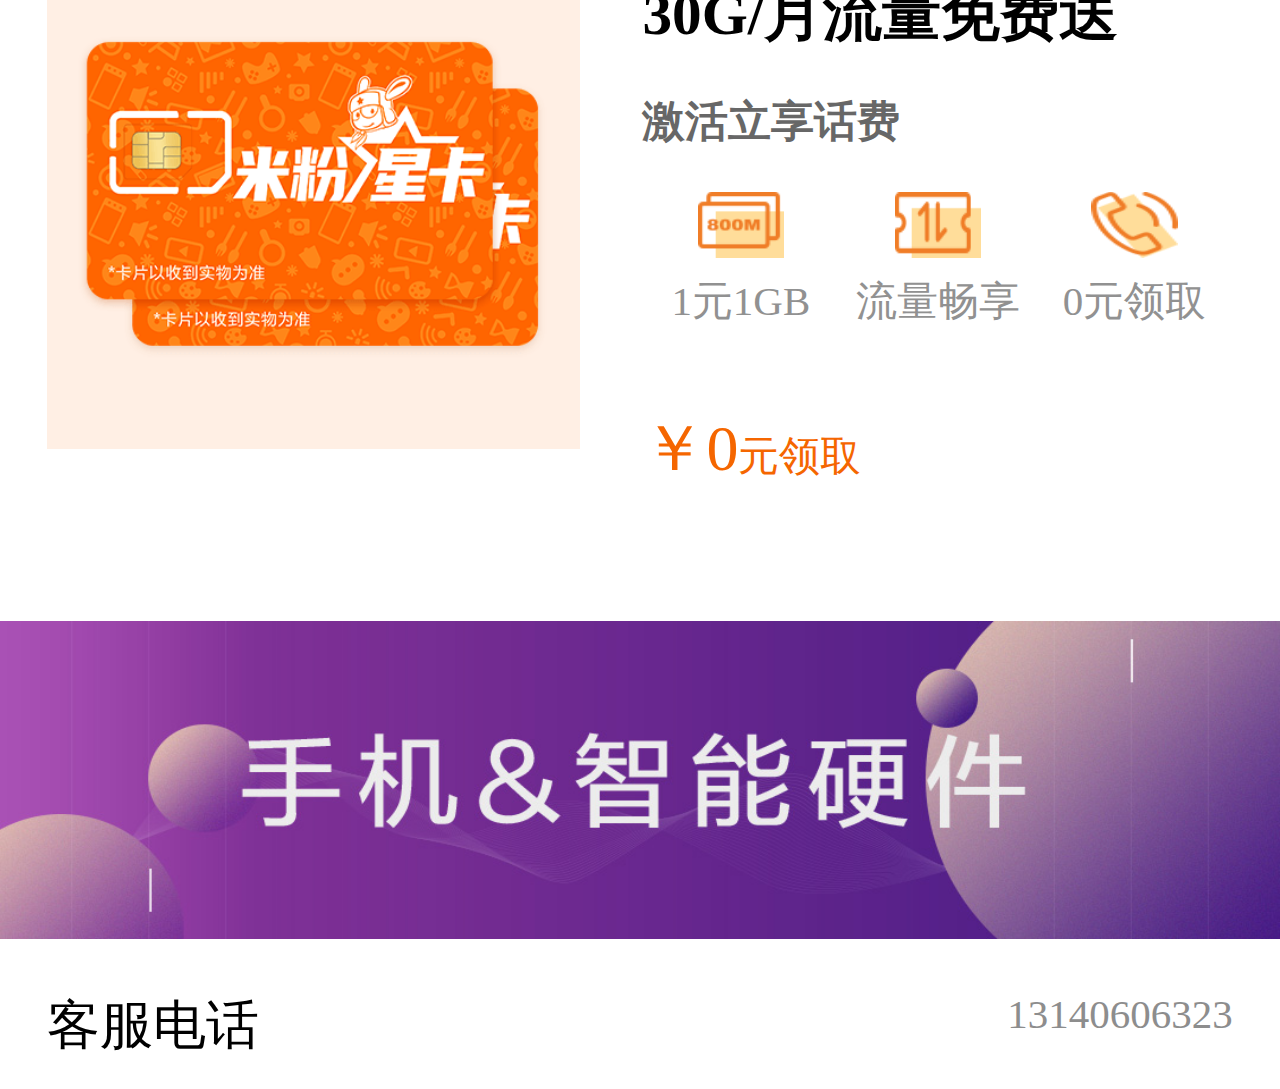
<file: mi/fans.html>
<!DOCTYPE html>
<html lang="en">

<head>
    <meta charset="UTF-8">
    <meta name="viewport" content="width=device-width, initial-scale=1.0">
    <title>Document</title>
    <link rel="stylesheet" href="./css/fans.css">
    <link rel="stylesheet" href="./css/carousel.css">
    <script src="./js/iphone.js"></script>
</head>
<body>
  <div class="container">
      <!-- 轮播 -->
    <div class="swiper-container">
        <div class="swiper-wrapper">
            <div class="swiper-slide">
                <img src="./img/fans1.jpg" alt="">
            </div>
            <div class="swiper-slide">
                <img src="./img/fans2.jpg" alt="">
            </div>
            <div class="swiper-slide">
                <img src="./img/fans3.jpg" alt="">
            </div>
        </div>
        <!-- Add Pagination -->
        <div class="swiper-pagination "></div>
        <!-- Add Arrows -->
        <!-- <div class="swiper-button-next"></div>
        <div class="swiper-button-prev"></div> -->
    </div>
    <!--  -->
    <div class="list">
        <ul>
            <li>
                <img src="./img/fans7.jpg" alt="">
                <p>话费充值</p>
            </li>
            <li>
                <img src="./img/fans8.jpg" alt="">
                <p>话费充值</p>
            </li>
            <li>
                <img src="./img/fans6.jpg" alt="">
                <p>话费充值</p>
            </li>
            <li>
                <img src="./img/fans5.jpg" alt="">
                <p>话费充值</p>
            </li>
        </ul>
    </div>
    <!-- 业务 -->
    <div class="bns">
        <div class="bns-top">
            <img src="./img/login.png" alt="">
        </div>
        <p>查余额 办业务</p>
        <div class="bns-ft">
            查看号码详情
        </div>
    </div>
    <div class="card">
        <img src="./img/dian.jpg" alt="">
    </div>
    <!-- 流量 -->
    <div class="flow">
        <div class="flow-lt">
            <img src="./img/flow03.jpg" alt="">
        </div>
        <div class="flow-ft">
            <h2>30G/月流量免费送</h2>
            <h3>激活立享话费</h3>
            <div class="list">
                <ul>
                    <li>
                        <img src="./img/flow04.jpg" alt="">
                        <p>1元1GB</p>
                    </li>
                    <li>
                        <img src="./img/flow02.jpg" alt="">
                        <p>流量畅享</p>
                    </li>
                    <li>
                        <img src="./img/flow01.jpg" alt="">
                        <p>0元领取</p>
                    </li>
                </ul>
            </div>
            <p><span>￥0</span>元领取</p>
        </div>
    </div>
    <div class="flow">
        <div class="flow-lt">
            <img src="./img/flow03.jpg" alt="">
        </div>
        <div class="flow-ft">
            <h2>30G/月流量免费送</h2>
            <h3>激活立享话费</h3>
            <div class="list">
                <ul>
                    <li>
                        <img src="./img/flow04.jpg" alt="">
                        <p>1元1GB</p>
                    </li>
                    <li>
                        <img src="./img/flow02.jpg" alt="">
                        <p>流量畅享</p>
                    </li>
                    <li>
                        <img src="./img/flow01.jpg" alt="">
                        <p>0元领取</p>
                    </li>
                </ul>
            </div>
            <p><span>￥0</span>元领取</p>
        </div>
    </div>
    <div class="flow">
        <div class="flow-lt">
            <img src="./img/flow03.jpg" alt="">
        </div>
        <div class="flow-ft">
            <h2>30G/月流量免费送</h2>
            <h3>激活立享话费</h3>
            <div class="list">
                <ul>
                    <li>
                        <img src="./img/flow04.jpg" alt="">
                        <p>1元1GB</p>
                    </li>
                    <li>
                        <img src="./img/flow02.jpg" alt="">
                        <p>流量畅享</p>
                    </li>
                    <li>
                        <img src="./img/flow01.jpg" alt="">
                        <p>0元领取</p>
                    </li>
                </ul>
            </div>
            <p><span>￥0</span>元领取</p>
        </div>
    </div>
    <div class="flow">
        <div class="flow-lt">
            <img src="./img/flow03.jpg" alt="">
        </div>
        <div class="flow-ft">
            <h2>30G/月流量免费送</h2>
            <h3>激活立享话费</h3>
            <div class="list">
                <ul>
                    <li>
                        <img src="./img/flow04.jpg" alt="">
                        <p>1元1GB</p>
                    </li>
                    <li>
                        <img src="./img/flow02.jpg" alt="">
                        <p>流量畅享</p>
                    </li>
                    <li>
                        <img src="./img/flow01.jpg" alt="">
                        <p>0元领取</p>
                    </li>
                </ul>
            </div>
            <p><span>￥0</span>元领取</p>
        </div>
    </div>
    <div class="flow">
        <div class="flow-lt">
            <img src="./img/flow03.jpg" alt="">
        </div>
        <div class="flow-ft">
            <h2>30G/月流量免费送</h2>
            <h3>激活立享话费</h3>
            <div class="list">
                <ul>
                    <li>
                        <img src="./img/flow04.jpg" alt="">
                        <p>1元1GB</p>
                    </li>
                    <li>
                        <img src="./img/flow02.jpg" alt="">
                        <p>流量畅享</p>
                    </li>
                    <li>
                        <img src="./img/flow01.jpg" alt="">
                        <p>0元领取</p>
                    </li>
                </ul>
            </div>
            <p><span>￥0</span>元领取</p>
        </div>
    </div>
    <!-- 硬件 -->
    <div class="ware">
        <img src="./img/ware.jpg" alt="">
    </div>
    <div class="service">
        <span>客服电话</span><b>13140606323</b>

    </div>
    <!-- 定位 -->
    <div class="top">
       <img src="./img/top.png" alt="">
    </div>
  </div>
    <!-- 轮播 -->
    <script src="./js/carousel.js"></script>
    <script>
        var swiper = new Swiper('.swiper-container', {
            pagination: '.swiper-pagination',
            nextButton: '.swiper-button-next',
            prevButton: '.swiper-button-prev',
            paginationClickable: true,
            spaceBetween: 30,
            centeredSlides: true,
            autoplay: 2500,
            autoplayDisableOnInteraction: false
        });
    </script>
</body>

</html>
</file>
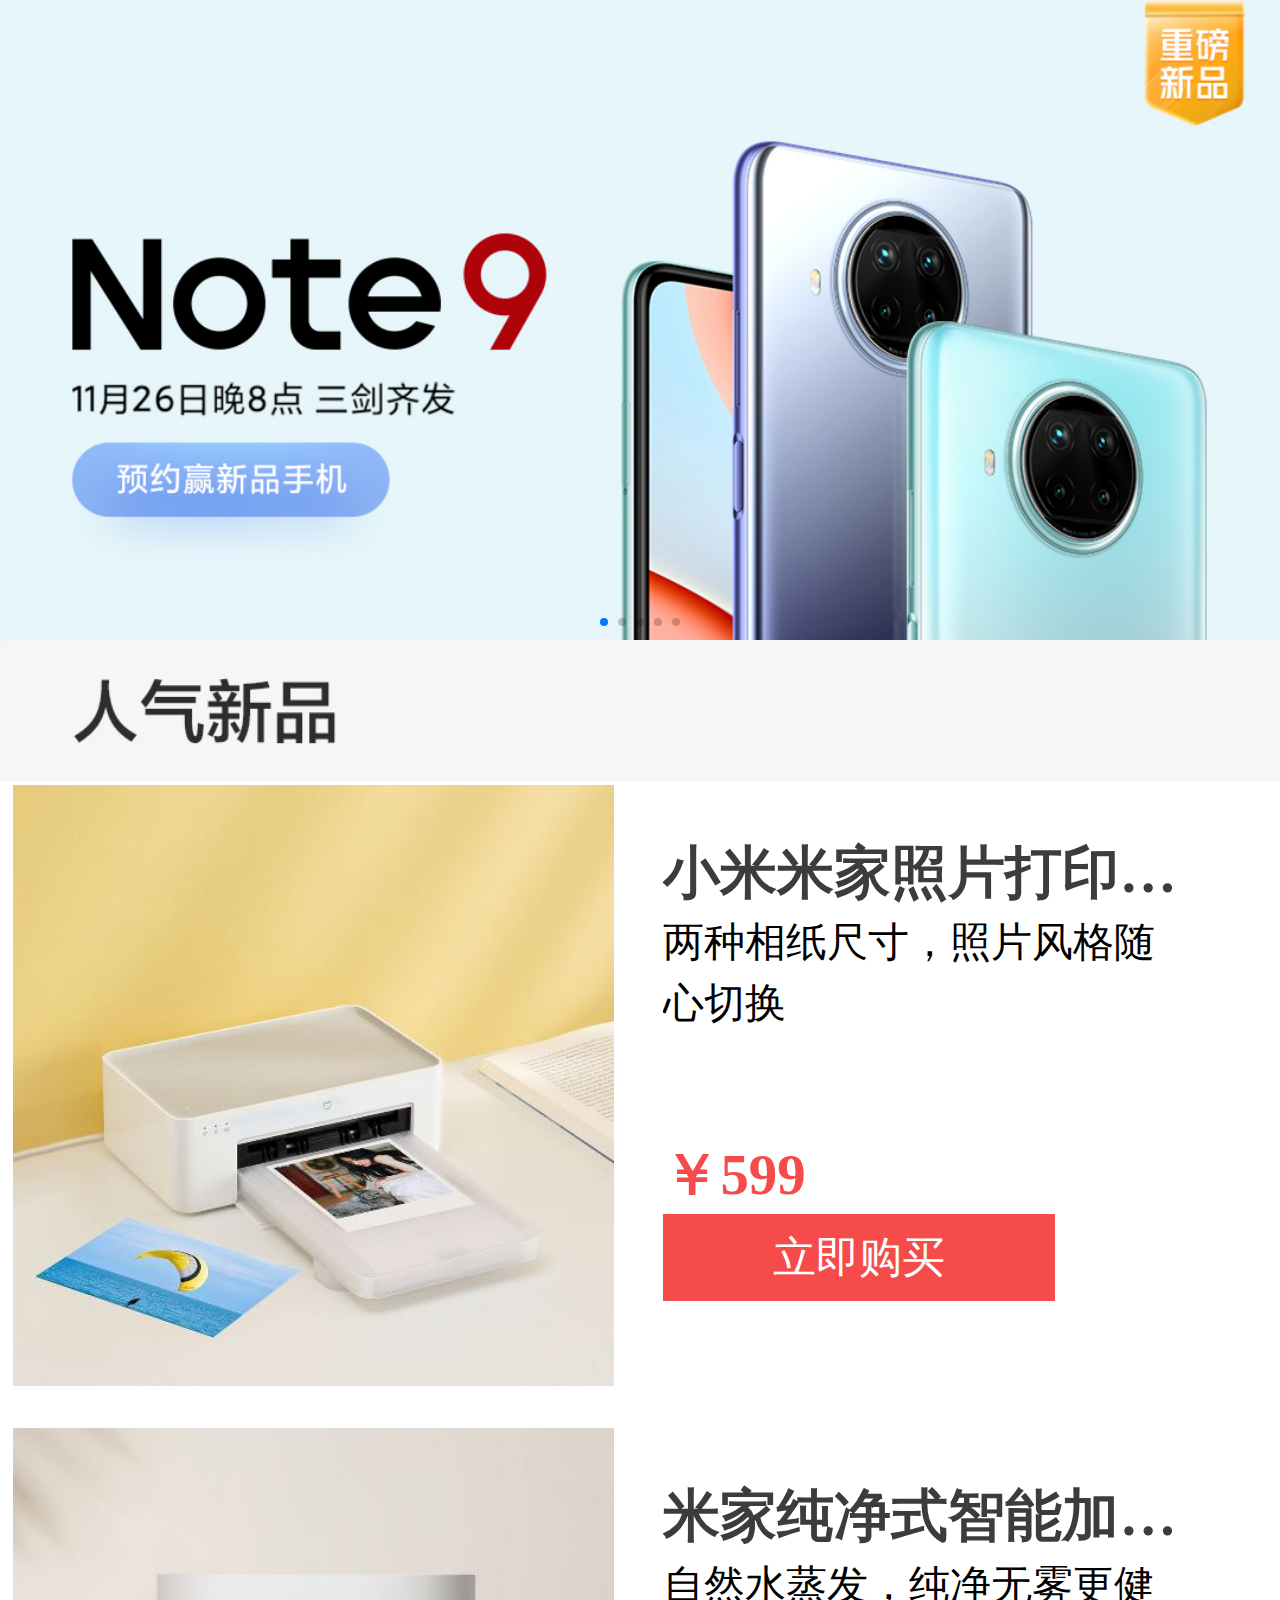
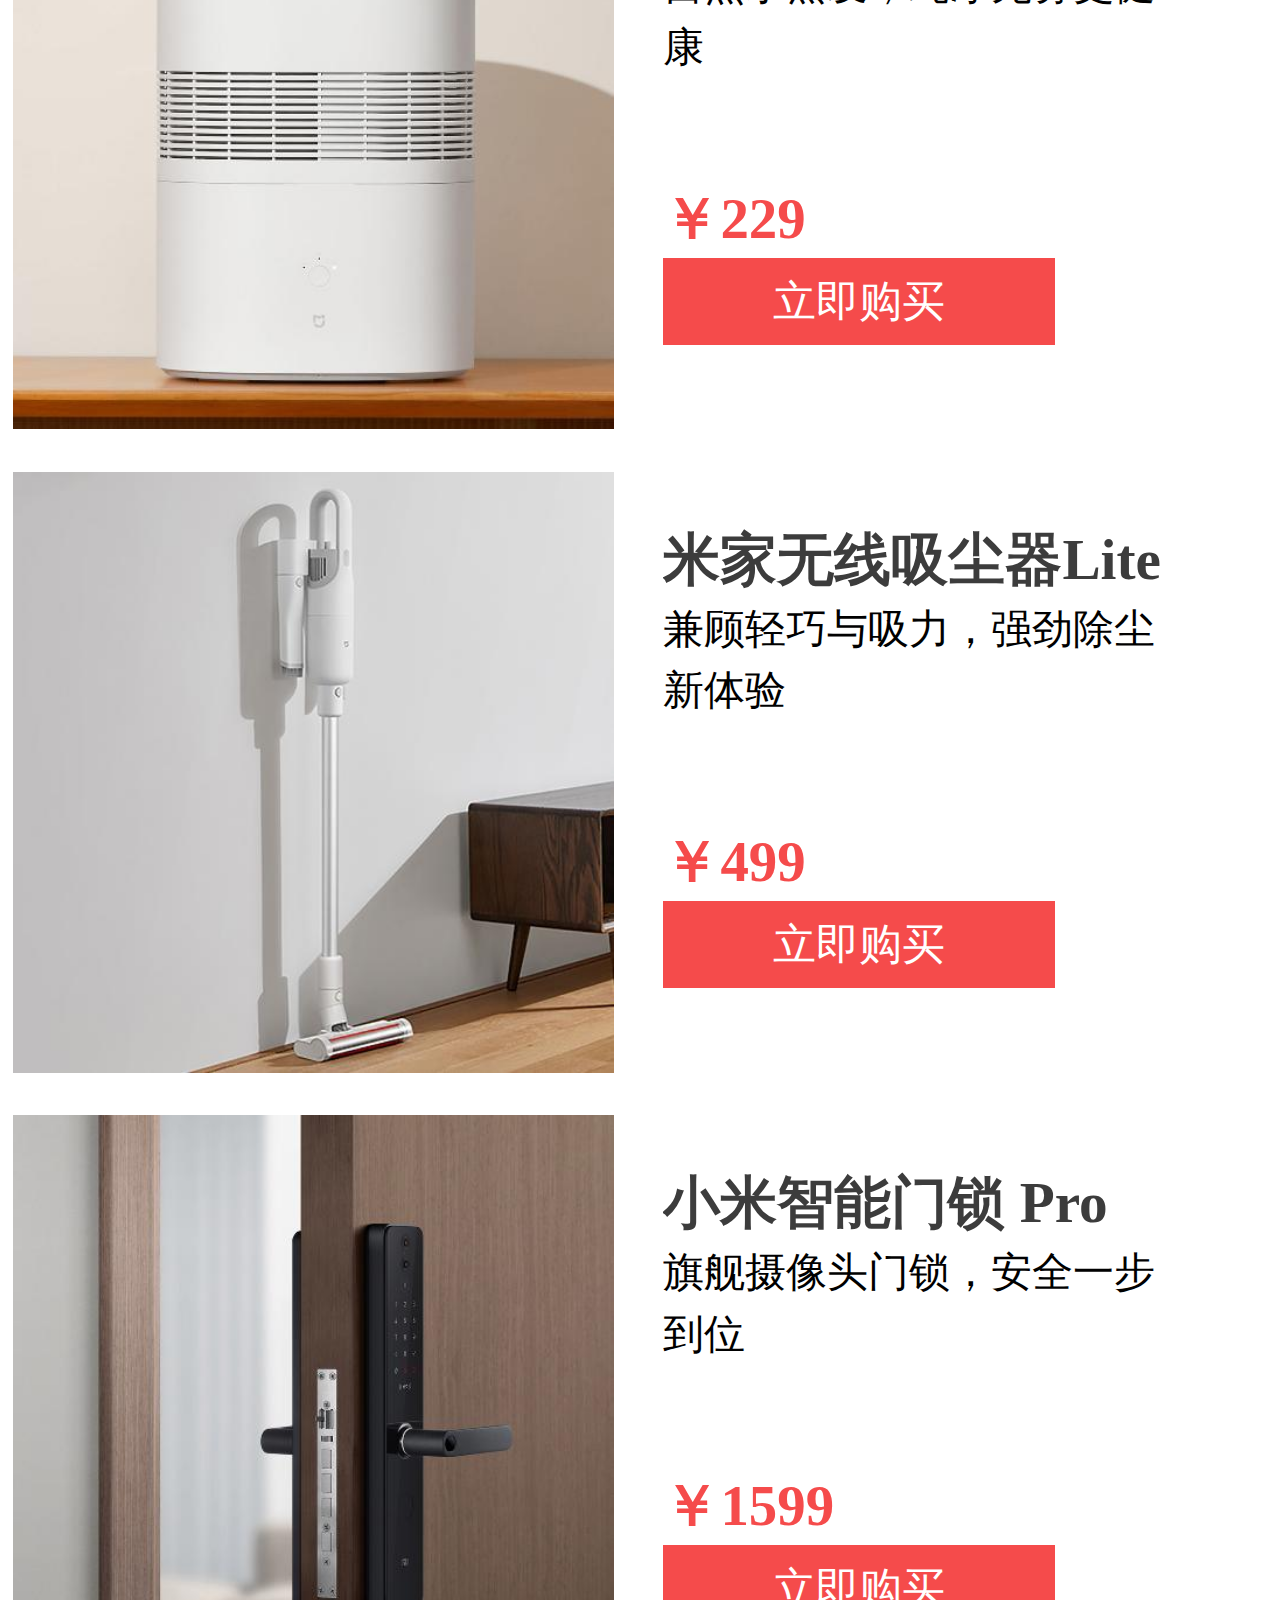
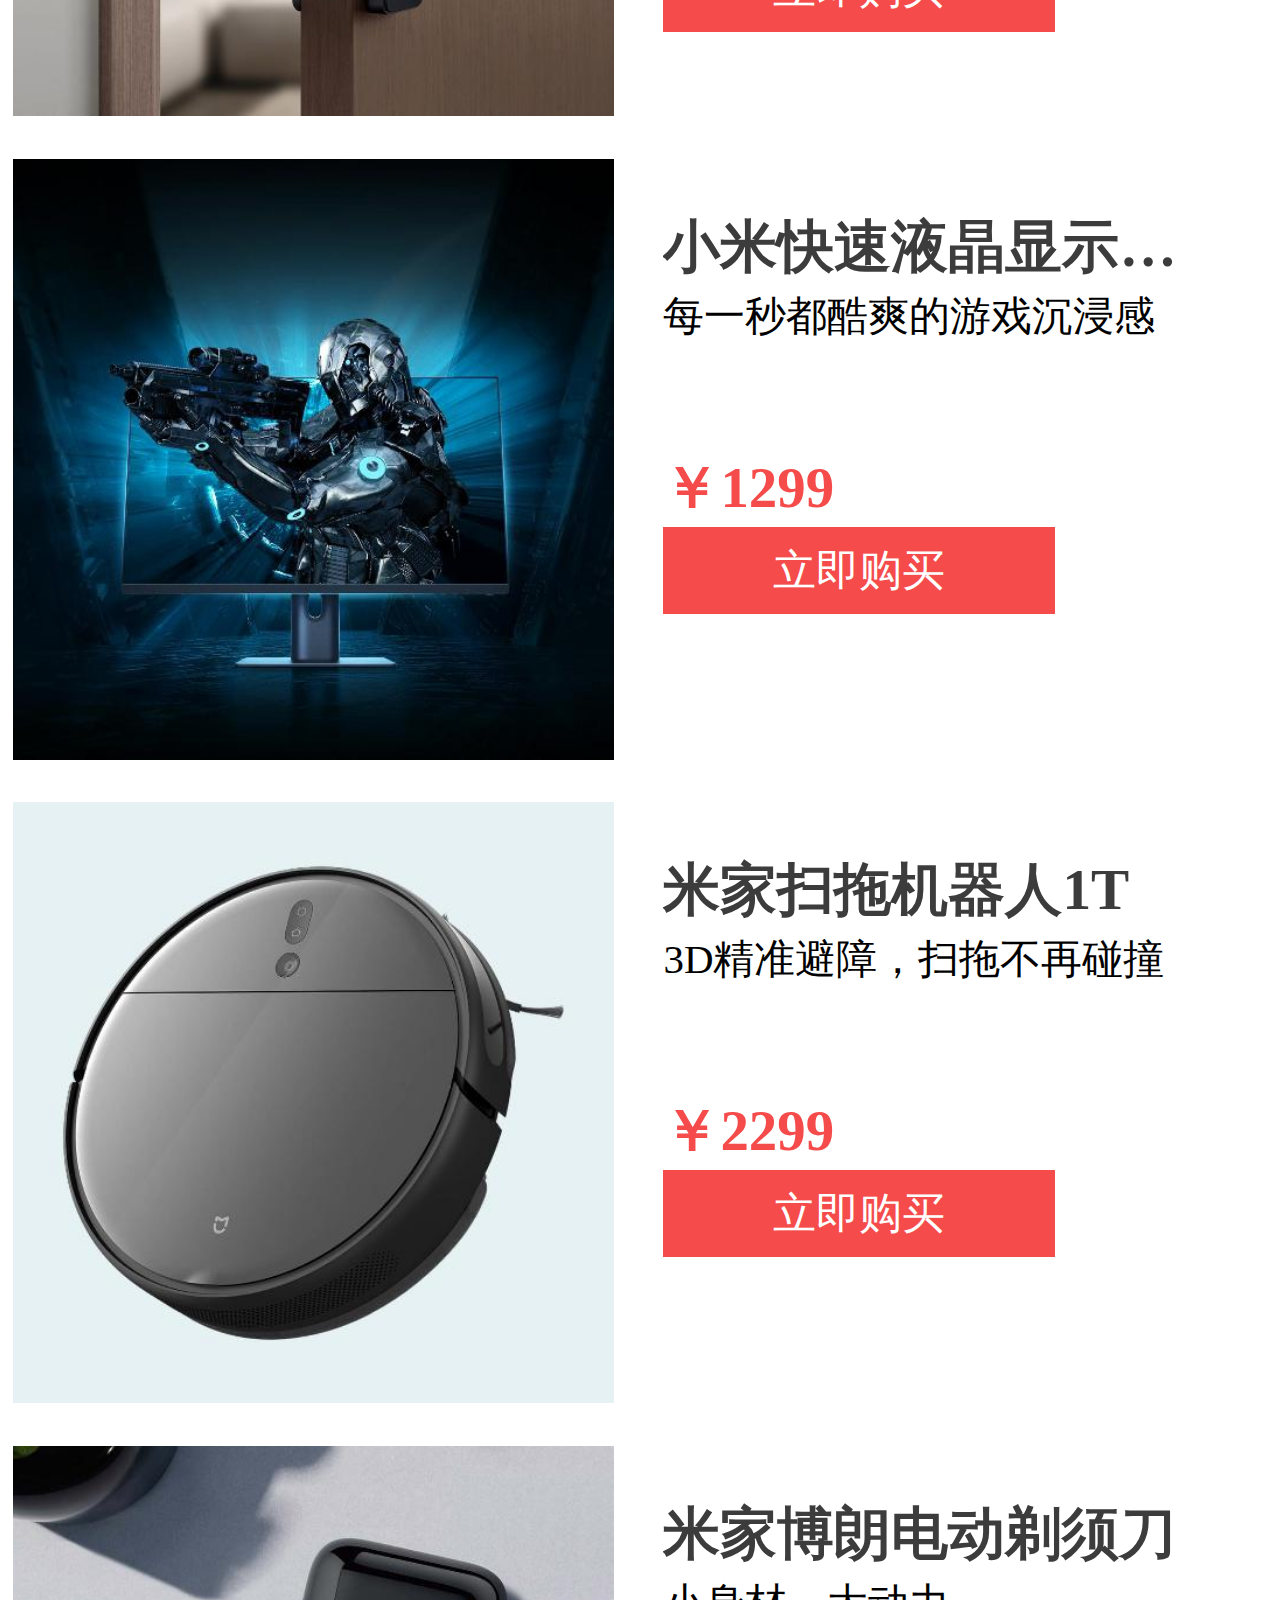
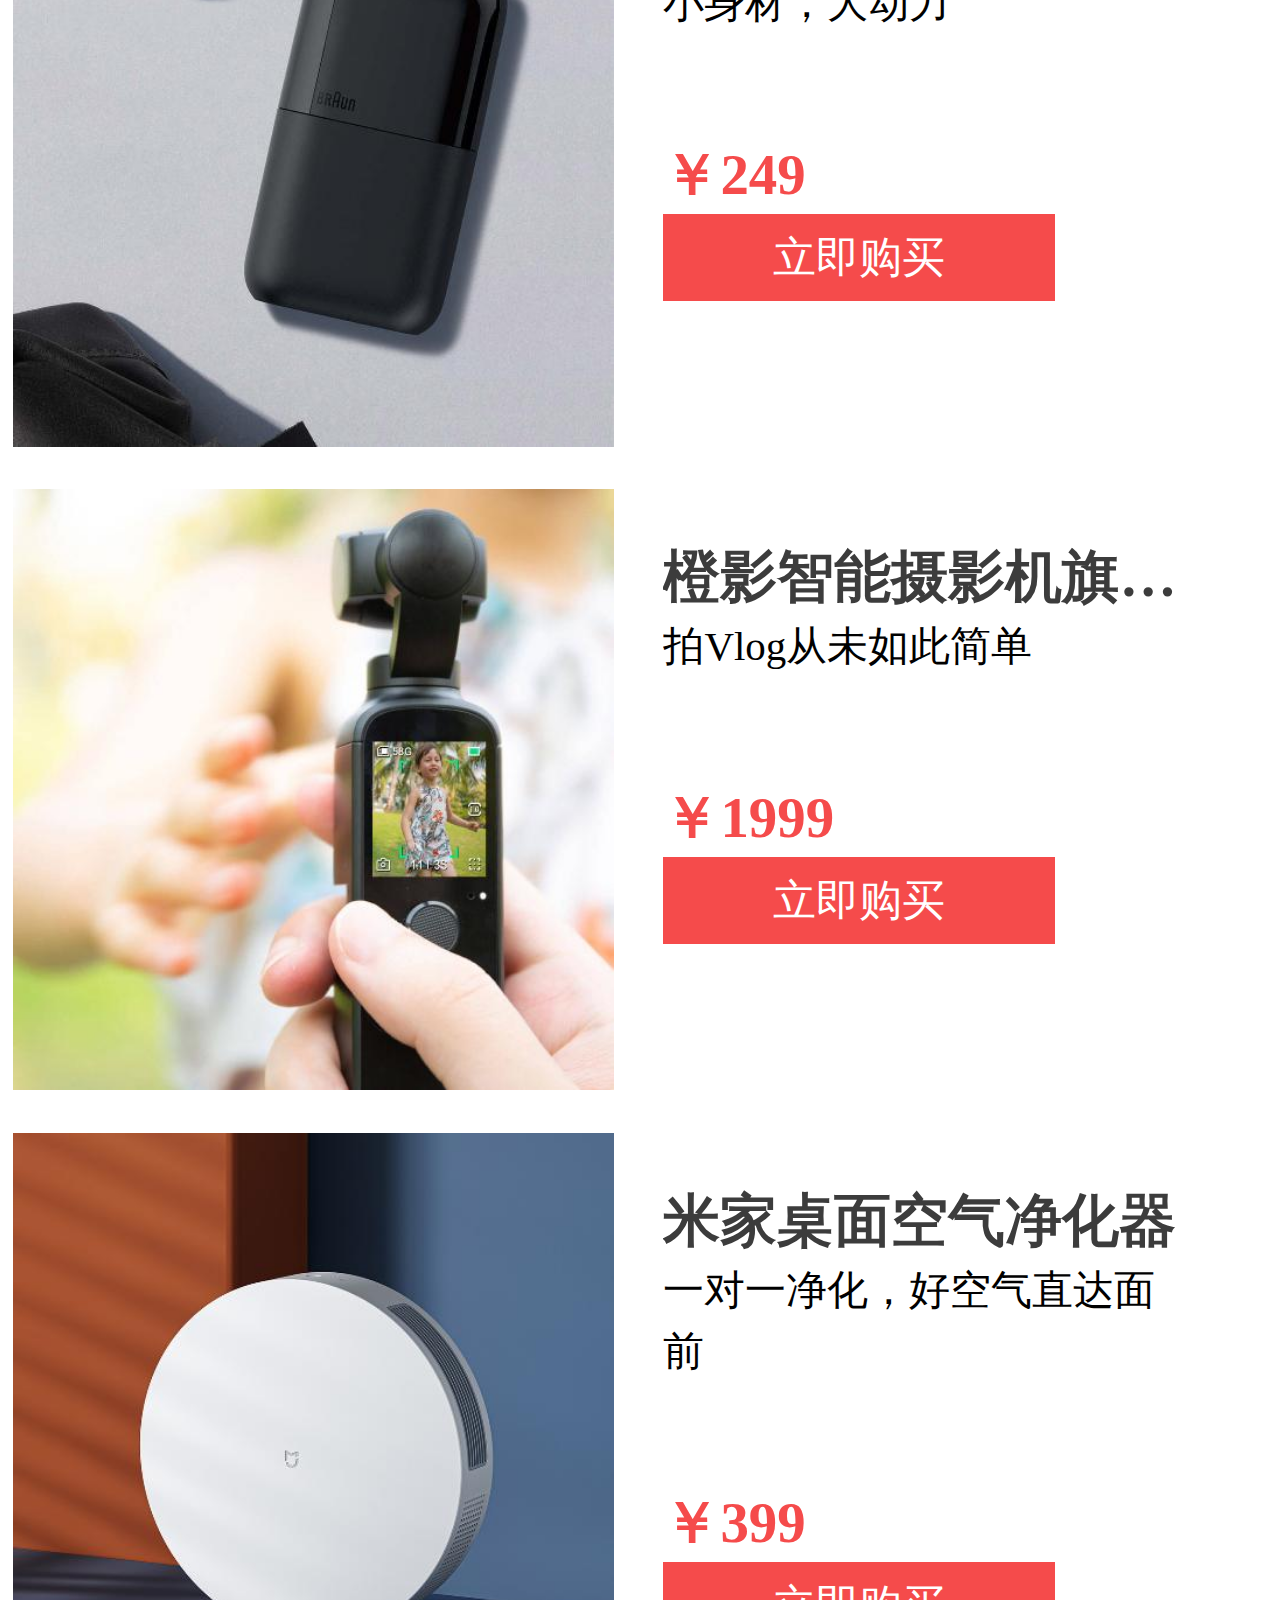
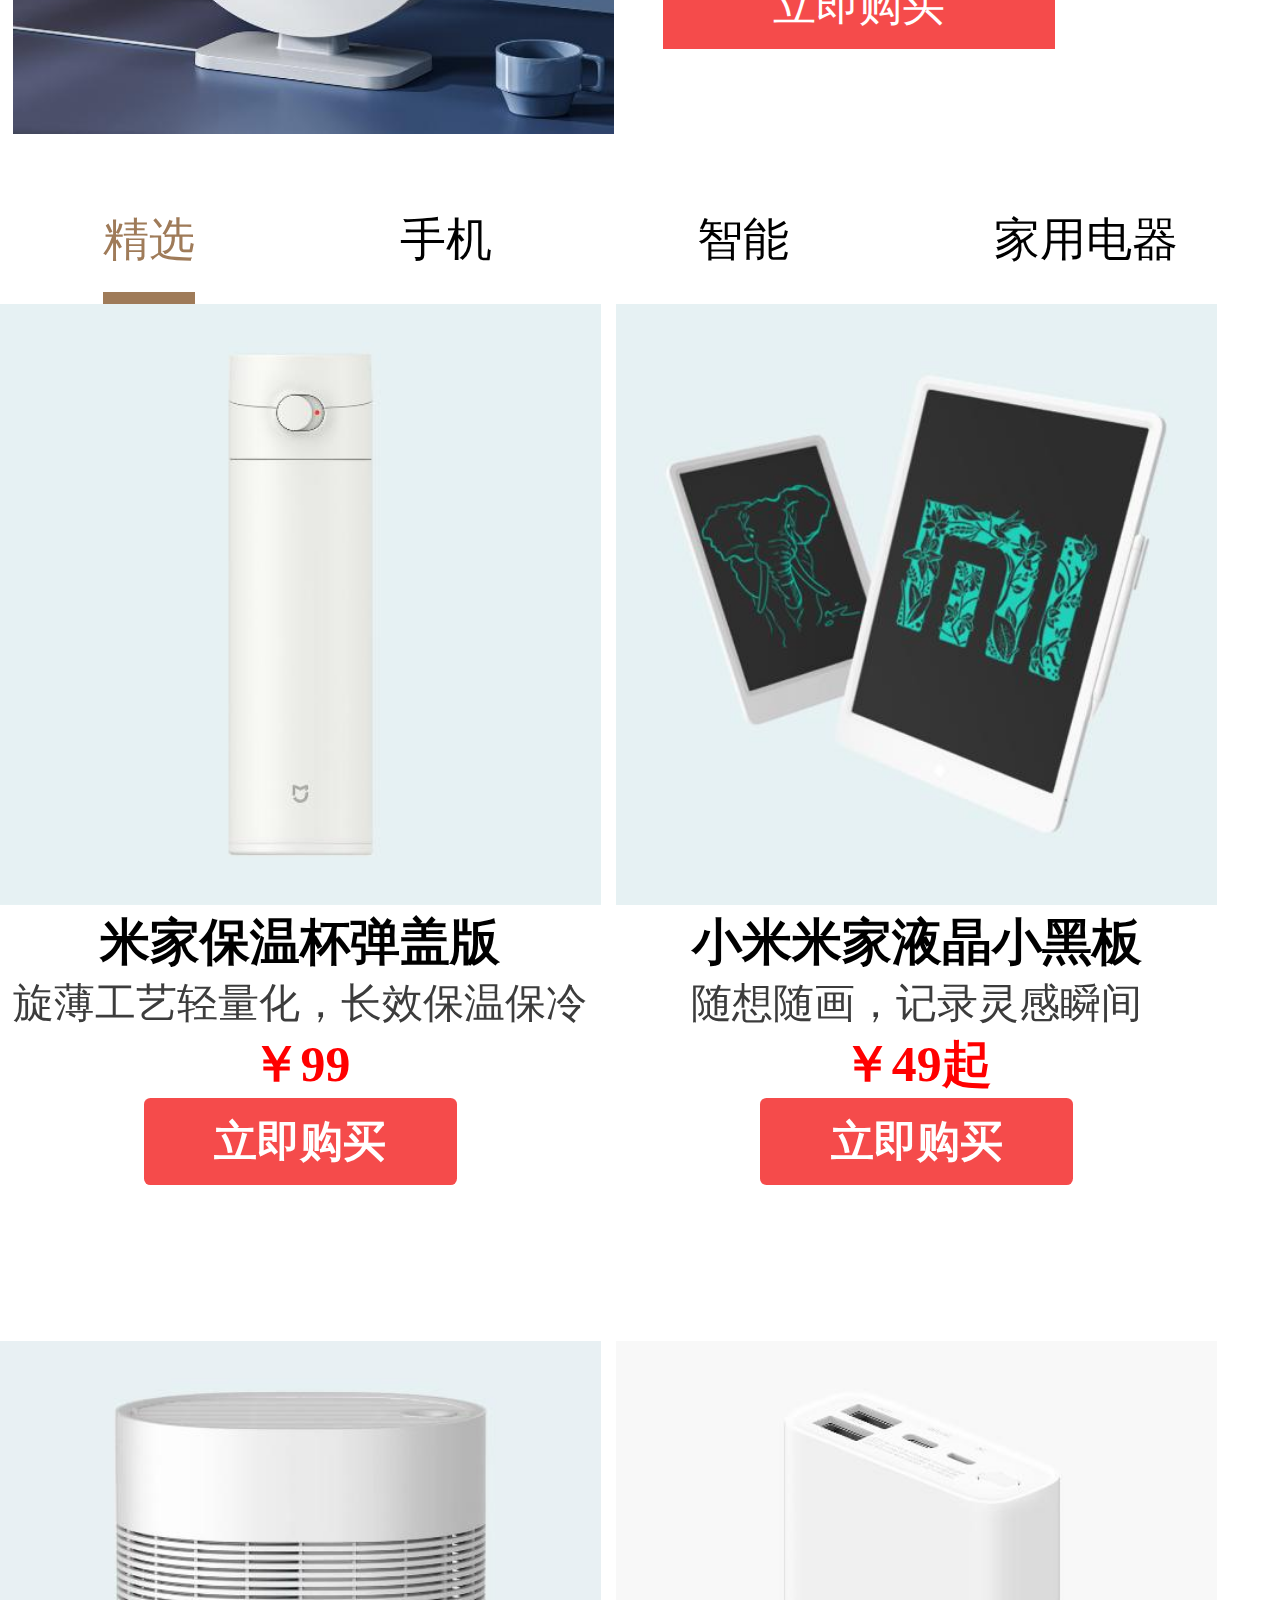
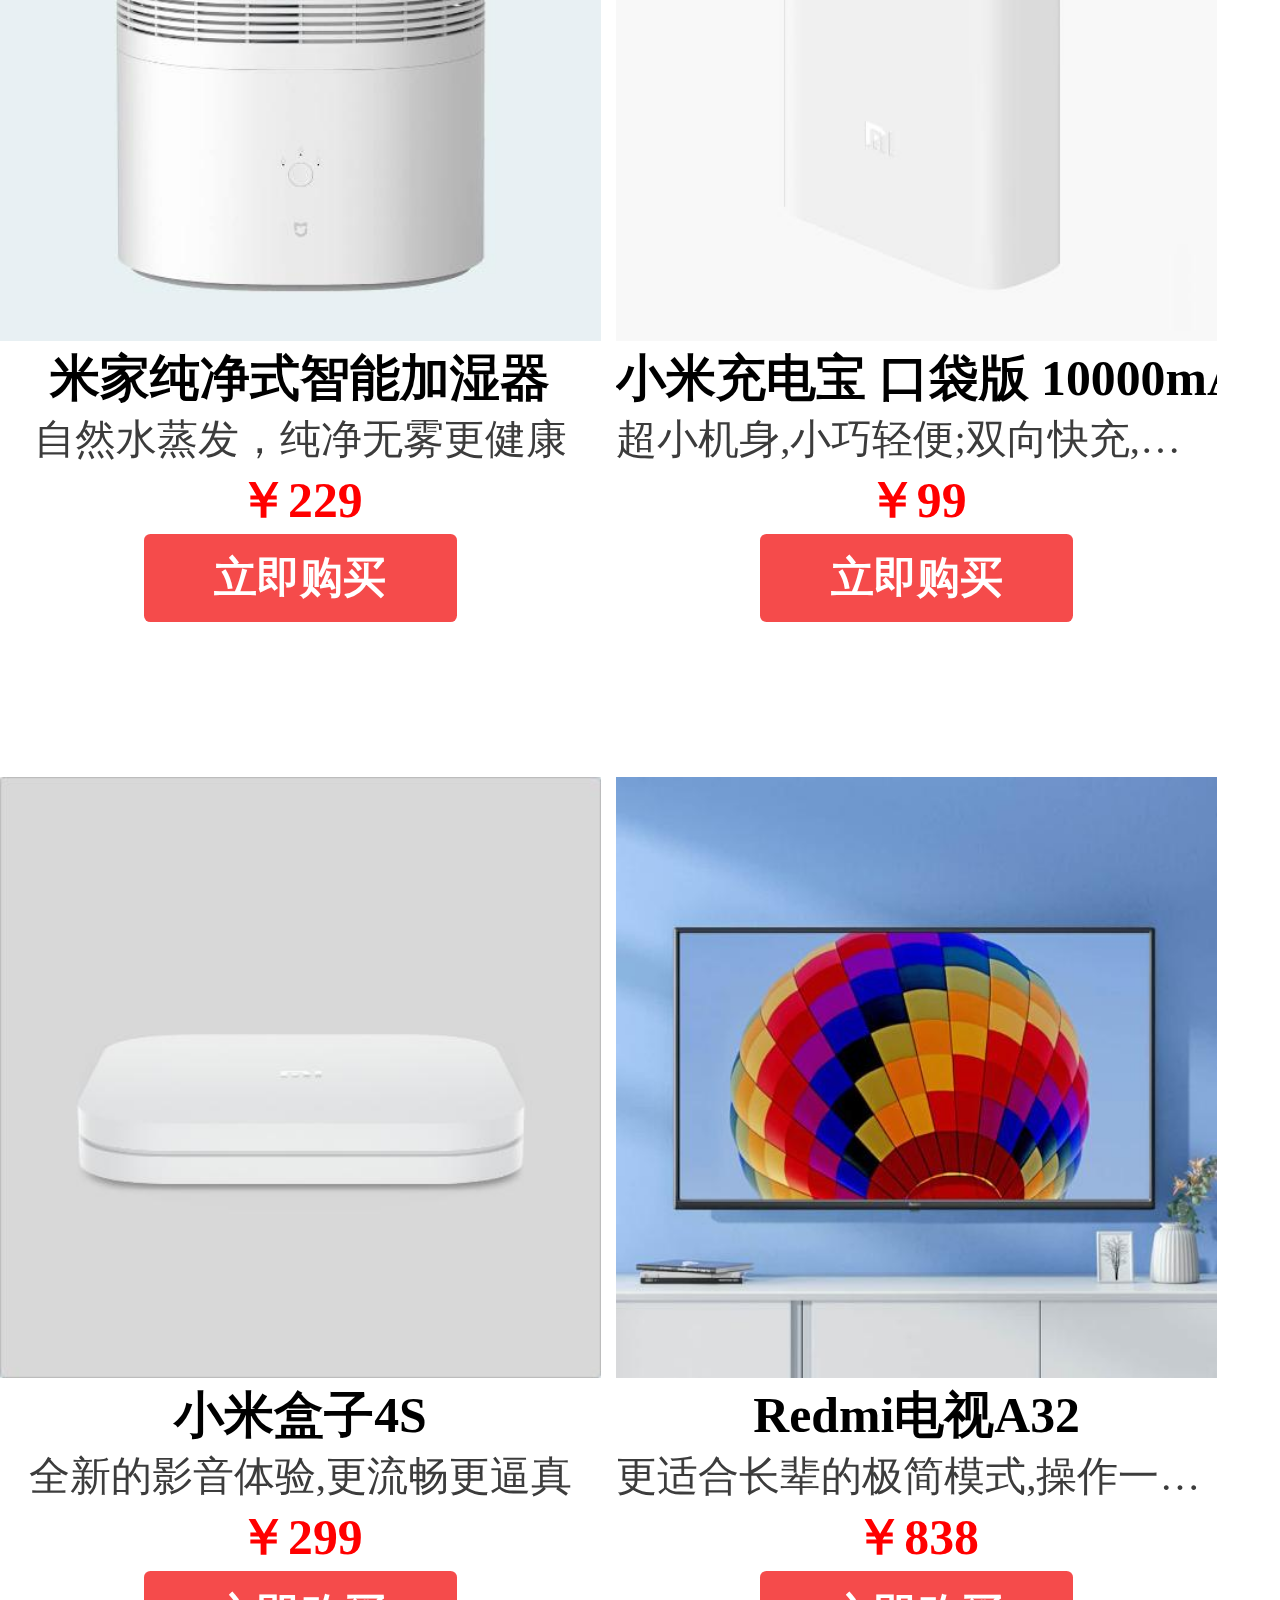
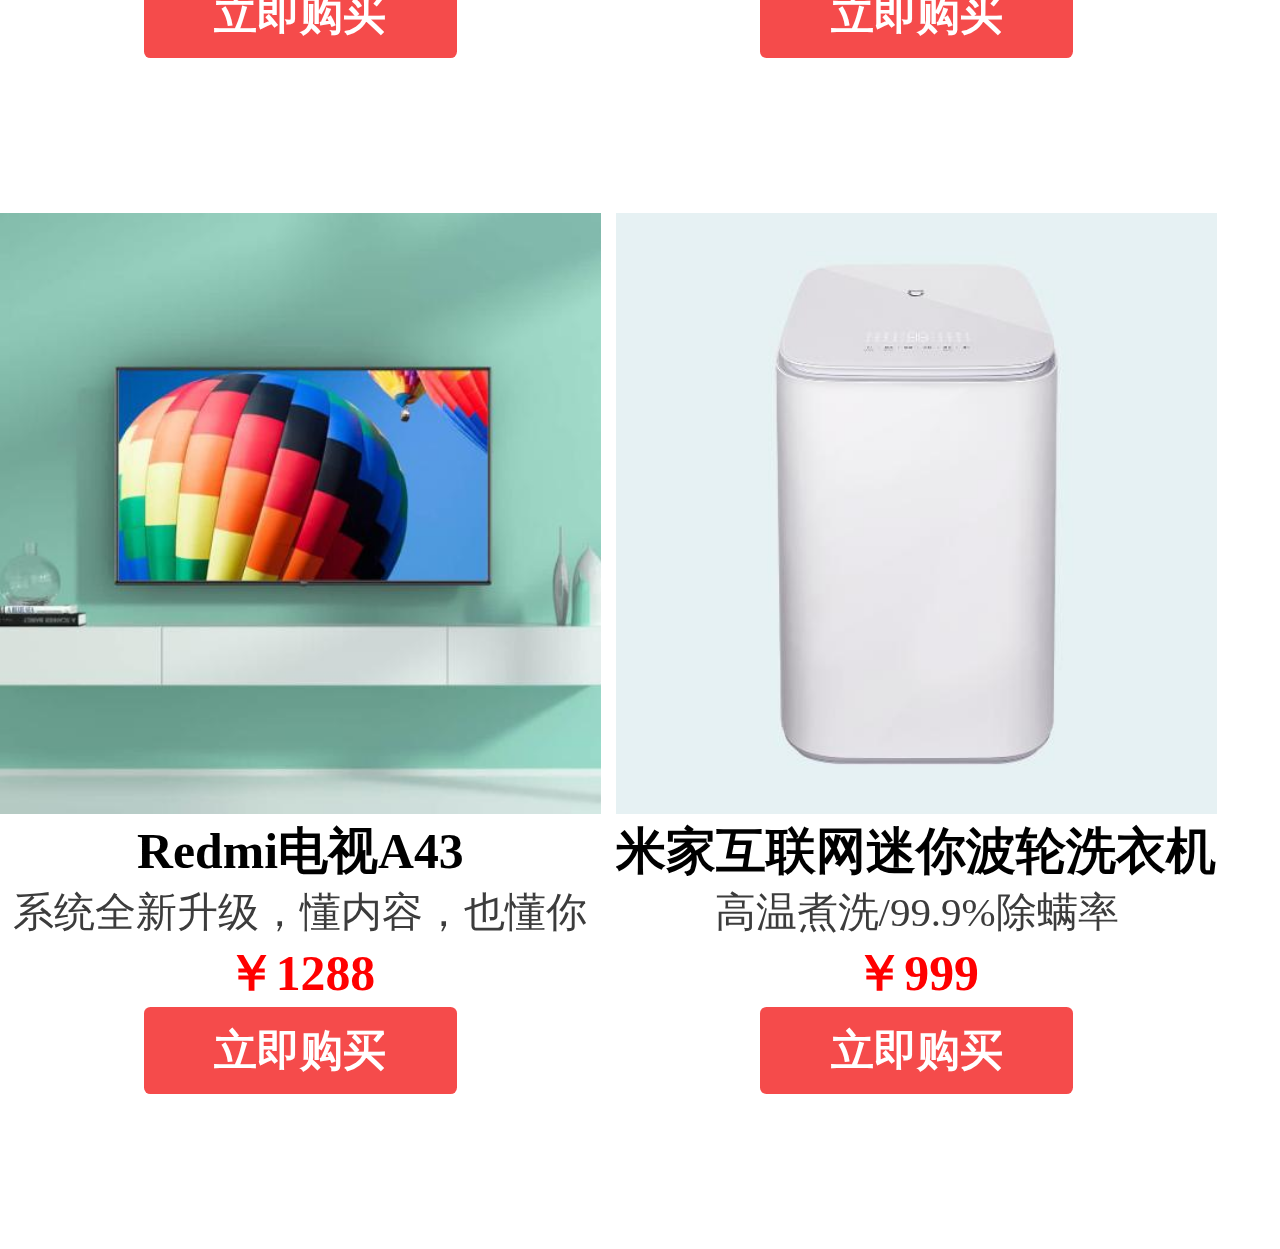
<file: mi/new.html>
<!DOCTYPE html>
<html lang="en">

<head>
    <meta charset="UTF-8">
    <meta name="viewport" content="width=device-width, initial-scale=1.0">
    <title>Document</title>
    <link rel="stylesheet" href="./css/new.css">
    <link rel="stylesheet" href="./css/carousel.css">
    <script src="./js/iphone.js"></script>
</head>

<body>
    <div class="container">
        <!-- 轮播 -->
        <div class="swiper-container">
            <div class="swiper-wrapper">
                <div class="swiper-slide">
                    <img src="./img/carousel01.jpg" alt="">
                </div>
                <div class="swiper-slide">
                    <img src="./img/carousel02.jpg" alt="">
                </div>
                <div class="swiper-slide">
                    <img src="./img/carousel03.jpg" alt="">
                </div>
                <div class="swiper-slide">
                    <img src="./img/carousel04.jpg" alt="">
                </div>
                <div class="swiper-slide">
                    <img src="./img/carousel05.jpg" alt="">
                </div>
            </div>
            <!-- Add Pagination -->
            <div class="swiper-pagination"></div>
            <!-- Add Arrows -->
            <!-- <div class="swiper-button-next"></div>
            <div class="swiper-button-prev"></div> -->
        </div>
        <!-- 人气新品 -->
        <div class="moods">
            <img src="./img/moods.jpg" alt="">
        </div>
        <!-- 列表 -->
        <div class="good-list">
            <img src="./img/list01.jpg" alt="">
            <div class="good-text">
                <h3>小米米家照片打印机1S</h3>
                <p>两种相纸尺寸，照片风格随心切换</p>
                <span>￥599</span>
                <div class="shop">立即购买</div>
            </div>
        </div>
        <div class="good-list">
            <img src="./img/list02.jpg" alt="">
            <div class="good-text">
                <h3>米家纯净式智能加湿器</h3>
                <p>自然水蒸发，纯净无雾更健康</p>
                <span>￥229</span>
                <div class="shop">立即购买</div>
            </div>
        </div>
        <div class="good-list">
            <img src="./img/list03.jpg" alt="">
            <div class="good-text">
                <h3>米家无线吸尘器Lite</h3>
                <p>兼顾轻巧与吸力，强劲除尘新体验</p>
                <span>￥499</span>
                <div class="shop">立即购买</div>
            </div>
        </div>
        <div class="good-list">
            <img src="./img/list04.jpg" alt="">
            <div class="good-text">
                <h3>小米智能门锁 Pro</h3>
                <p>旗舰摄像头门锁，安全一步到位</p>
                <span>￥1599</span>
                <div class="shop">立即购买</div>
            </div>
        </div>
        <div class="good-list">
            <img src="./img/list05.jpg" alt="">
            <div class="good-text">
                <h3>小米快速液晶显示器 24.5英寸</h3>
                <p>每一秒都酷爽的游戏沉浸感</p>
                <span>￥1299</span>
                <div class="shop">立即购买</div>
            </div>
        </div>
        <div class="good-list">
            <img src="./img/list06.jpg" alt="">
            <div class="good-text">
                <h3>米家扫拖机器人1T</h3>
                <p>3D精准避障，扫拖不再碰撞</p>
                <span>￥2299</span>
                <div class="shop">立即购买</div>
            </div>
        </div>
        <div class="good-list">
            <img src="./img/list07.jpg" alt="">
            <div class="good-text">
                <h3>米家博朗电动剃须刀</h3>
                <p>小身材，大动力</p>
                <span>￥249</span>
                <div class="shop">立即购买</div>
            </div>
        </div>
        <div class="good-list">
            <img src="./img/list08.jpg" alt="">
            <div class="good-text">
                <h3>橙影智能摄影机旗舰版</h3>
                <p> 拍Vlog从未如此简单</p>
                <span>￥1999</span>
                <div class="shop">立即购买</div>
            </div>
        </div>
        <div class="good-list">
            <img src="./img/list09.jpg" alt="">
            <div class="good-text">
                <h3>米家桌面空气净化器</h3>
                <p>一对一净化，好空气直达面前</p>
                <span>￥399</span>
                <div class="shop">立即购买</div>
            </div>
        </div>
        <!-- 精选 -->
        <div class="sift">
            <div class="sift-lt">
                <ul>
                    <li class="active">精选</li>
                    <li>手机</li>
                    <li>智能</li>
                    <li>家用电器</li>
                </ul>
            </div>
            <div class="sift-ft">
                <!-- 精选列表 -->
                <div class="pick cont our">
                    <!-- 1 -->
                    <div class="pickall">
                        <div class="item">
                            <img src="./img/pick01.jpg" alt="">
                            <h3>米家保温杯弹盖版</h3>
                            <p>旋薄工艺轻量化，长效保温保冷</p>
                            <span>￥99</span>
                            <div class="btn">立即购买</div>
                        </div>
                        <div class="item">
                            <img src="./img/pick02.jpg" alt="">
                            <h3>小米米家液晶小黑板</h3>
                            <p>随想随画，记录灵感瞬间</p>
                            <span>￥49起</span>
                            <div class="btn">立即购买</div>
                        </div>
                    </div>
                    <!-- 2 -->
                    <div class="pickall">
                        <div class="item">
                            <img src="./img/pick03.jpg" alt="">
                            <h3>米家纯净式智能加湿器</h3>
                            <p>自然水蒸发，纯净无雾更健康</p>
                            <span>￥229</span>
                            <div class="btn">立即购买</div>
                        </div>
                        <div class="item">
                            <img src="./img/pick04.jpg" alt="">
                            <h3>小米充电宝 口袋版 10000mAh</h3>
                            <p>超小机身,小巧轻便;双向快充,双口输出,三口输出;可方便的为手环、蓝牙耳机等设备进行充电</p>
                            <span>￥99</span>
                            <div class="btn">立即购买</div>
                        </div>
                    </div>
                    <!--3  -->
                    <div class="pickall">
                        <div class="item">
                            <img src="./img/pick05.jpg" alt="">
                            <h3>小米盒子4S</h3>
                            <p>全新的影音体验,更流畅更逼真</p>
                            <span>￥299</span>
                            <div class="btn">立即购买</div>
                        </div>
                        <div class="item">
                            <img src="./img/pick06.jpg" alt="">
                            <h3>Redmi电视A32</h3>
                            <p>更适合长辈的极简模式,操作一目了然</p>
                            <span>￥838</span>
                            <div class="btn">立即购买</div>
                        </div>
                    </div>
                    <!-- 4 -->
                    <div class="pickall">
                        <div class="item">
                            <img src="./img/pick07.jpg" alt="">
                            <h3>Redmi电视A43</h3>
                            <p>系统全新升级，懂内容，也懂你</p>
                            <span>￥1288</span>
                            <div class="btn">立即购买</div>
                        </div>
                        <div class="item">
                            <img src="./img/pick08.jpg" alt="">
                            <h3>米家互联网迷你波轮洗衣机Pro 3kg</h3>
                            <p>高温煮洗/99.9%除螨率</p>
                            <span>￥999</span>
                            <div class="btn">立即购买</div>
                        </div>
                    </div>
                </div>
                <!-- 手机 -->
                <div class="iphone cont">
                    <div class="good-list">
                        <img src="./img/list01.jpg" alt="">
                        <div class="good-text">
                            <h3>小米米家照片打印机1S</h3>
                            <p>两种相纸尺寸，照片风格随心切换</p>
                            <span>￥599</span>
                            <div class="shop">立即购买</div>
                        </div>
                    </div>
                    <div class="good-list">
                        <img src="./img/iph01.jpg" alt="">
                        <div class="good-text">
                            <h3>米家纯净式智能加湿器</h3>
                            <p>自然水蒸发，纯净无雾更健康</p>
                            <span>￥229</span>
                            <div class="shop">立即购买</div>
                        </div>
                    </div>
                    <div class="good-list">
                        <img src="./img/iph02.jpg" alt="">
                        <div class="good-text">
                            <h3>米家无线吸尘器Lite</h3>
                            <p>兼顾轻巧与吸力，强劲除尘新体验</p>
                            <span>￥499</span>
                            <div class="shop">立即购买</div>
                        </div>
                    </div>
                    <div class="good-list">
                        <img src="./img/iph03.jpg" alt="">
                        <div class="good-text">
                            <h3>小米智能门锁 Pro</h3>
                            <p>旗舰摄像头门锁，安全一步到位</p>
                            <span>￥1599</span>
                            <div class="shop">立即购买</div>
                        </div>
                    </div>
                    <div class="good-list">
                        <img src="./img/iph04.jpg" alt="">
                        <div class="good-text">
                            <h3>小米快速液晶显示器 24.5英寸</h3>
                            <p>每一秒都酷爽的游戏沉浸感</p>
                            <span>￥1299</span>
                            <div class="shop">立即购买</div>
                        </div>
                    </div>
                    <div class="good-list">
                        <img src="./img/iph05.jpg" alt="">
                        <div class="good-text">
                            <h3>米家扫拖机器人1T</h3>
                            <p>3D精准避障，扫拖不再碰撞</p>
                            <span>￥2299</span>
                            <div class="shop">立即购买</div>
                        </div>
                    </div>
                    <div class="good-list">
                        <img src="./img/iph06.jpg" alt="">
                        <div class="good-text">
                            <h3>米家博朗电动剃须刀</h3>
                            <p>小身材，大动力</p>
                            <span>￥249</span>
                            <div class="shop">立即购买</div>
                        </div>
                    </div>
                </div>
                <!-- 智能 -->
                <div class="smart cont">
                    <div class="smart-ft">
                        <img src="./img/smart01.jpg" alt="" class="bnner">
                        <div class="printer">
                            <div class="printer-lt">
                                <p>小米米家照片打印机1S</p>
                                <span>高清打印小能手</span>
                            </div>
                            <div class="printer-ft">
                                <span>￥599</span>
                                <div>立即购买</div>
                            </div>
                        </div>
                        <div class="pick">
                            <!-- 1 -->
                            <div class="pickall">
                                <div class="item">
                                    <img src="./img/smart01.jpg" alt="">
                                    <h3>米家保温杯弹盖版</h3>
                                    <p>旋薄工艺轻量化，长效保温保冷</p>
                                    <span>￥99</span>
                                    <div class="btn">立即购买</div>
                                </div>
                                <div class="item">
                                    <img src="./img/smart02.jpg" alt="">
                                    <h3>小米米家液晶小黑板</h3>
                                    <p>随想随画，记录灵感瞬间</p>
                                    <span>￥49起</span>
                                    <div class="btn">立即购买</div>
                                </div>
                            </div>
                            <!-- 2 -->
                            <div class="pickall">
                                <div class="item">
                                    <img src="./img/smart03.jpg" alt="">
                                    <h3>米家纯净式智能加湿器</h3>
                                    <p>自然水蒸发，纯净无雾更健康</p>
                                    <span>￥229</span>
                                    <div class="btn">立即购买</div>
                                </div>
                                <div class="item">
                                    <img src="./img/smart04.jpg" alt="">
                                    <h3>小米充电宝 口袋版 10000mAh</h3>
                                    <p>超小机身,小巧轻便;双向快充,双口输出,三口输出;可方便的为手环、蓝牙耳机等设备进行充电</p>
                                    <span>￥99</span>
                                    <div class="btn">立即购买</div>
                                </div>
                            </div>
                            <!--3  -->
                            <div class="pickall">
                                <div class="item">
                                    <img src="./img/smart05.jpg" alt="">
                                    <h3>小米盒子4S</h3>
                                    <p>全新的影音体验,更流畅更逼真</p>
                                    <span>￥299</span>
                                    <div class="btn">立即购买</div>
                                </div>
                                <div class="item">
                                    <img src="./img/smart06.jpg" alt="">
                                    <h3>Redmi电视A32</h3>
                                    <p>更适合长辈的极简模式,操作一目了然</p>
                                    <span>￥838</span>
                                    <div class="btn">立即购买</div>
                                </div>
                            </div>
                            <!-- 4 -->
                            <div class="pickall">
                                <div class="item">
                                    <img src="./img/smart07.jpg" alt="">
                                    <h3>Redmi电视A43</h3>
                                    <p>系统全新升级，懂内容，也懂你</p>
                                    <span>￥1288</span>
                                    <div class="btn">立即购买</div>
                                </div>
                                <div class="item">
                                    <img src="./img/smart08.jpg" alt="">
                                    <h3>米家互联网迷你波轮洗衣机Pro 3kg</h3>
                                    <p>高温煮洗/99.9%除螨率</p>
                                    <span>￥999</span>
                                    <div class="btn">立即购买</div>
                                </div>
                            </div>
                            <div class="pickall">
                                <div class="item">
                                    <img src="./img/smart09.jpg" alt="">
                                    <h3>Redmi电视A43</h3>
                                    <p>系统全新升级，懂内容，也懂你</p>
                                    <span>￥1288</span>
                                    <div class="btn">立即购买</div>
                                </div>
                                <div class="item">
                                    <img src="./img/smart010.jpg" alt="">
                                    <h3>米家互联网迷你波轮洗衣机Pro 3kg</h3>
                                    <p>高温煮洗/99.9%除螨率</p>
                                    <span>￥999</span>
                                    <div class="btn">立即购买</div>
                                </div>
                            </div>
                        </div>
                    </div>
                </div>
                <!-- 家用电器 -->
                <div class="ele cont">
                    <div class="smart-ft">
                        <img src="./img/ele.jpg" alt="" class="bnner">
                        <div class="printer">
                            <div class="printer-lt">
                                <p>小米米家照片打印机1S</p>
                                <span>高清打印小能手</span>
                            </div>
                            <div class="printer-ft">
                                <span>￥599</span>
                                <div>立即购买</div>
                            </div>
                        </div>
                        <div class="pick">
                            <!-- 1 -->
                            <div class="pickall">
                                <div class="item">
                                    <img src="./img/ele01.jpg" alt="">
                                    <h3>米家保温杯弹盖版</h3>
                                    <p>旋薄工艺轻量化，长效保温保冷</p>
                                    <span>￥99</span>
                                    <div class="btn">立即购买</div>
                                </div>
                                <div class="item">
                                    <img src="./img/ele02.jpg" alt="">
                                    <h3>小米米家液晶小黑板</h3>
                                    <p>随想随画，记录灵感瞬间</p>
                                    <span>￥49起</span>
                                    <div class="btn">立即购买</div>
                                </div>
                            </div>
                            <!-- 2 -->
                            <div class="pickall">
                                <div class="item">
                                    <img src="./img/ele03.jpg" alt="">
                                    <h3>米家纯净式智能加湿器</h3>
                                    <p>自然水蒸发，纯净无雾更健康</p>
                                    <span>￥229</span>
                                    <div class="btn">立即购买</div>
                                </div>
                                <div class="item">
                                    <img src="./img/ele04.jpg" alt="">
                                    <h3>小米充电宝 口袋版 10000mAh</h3>
                                    <p>超小机身,小巧轻便;双向快充,双口输出,三口输出;可方便的为手环、蓝牙耳机等设备进行充电</p>
                                    <span>￥99</span>
                                    <div class="btn">立即购买</div>
                                </div>
                            </div>
                            <!--3  -->
                            <div class="pickall">
                                <div class="item">
                                    <img src="./img/ele01.jpg" alt="">
                                    <h3>小米盒子4S</h3>
                                    <p>全新的影音体验,更流畅更逼真</p>
                                    <span>￥299</span>
                                    <div class="btn">立即购买</div>
                                </div>
                                <div class="item">
                                    <img src="./img/smart06.jpg" alt="">
                                    <h3>Redmi电视A32</h3>
                                    <p>更适合长辈的极简模式,操作一目了然</p>
                                    <span>￥838</span>
                                    <div class="btn">立即购买</div>
                                </div>
                            </div>
                            <!-- 4 -->
                            <div class="pickall">
                                <div class="item">
                                    <img src="./img/smart07.jpg" alt="">
                                    <h3>Redmi电视A43</h3>
                                    <p>系统全新升级，懂内容，也懂你</p>
                                    <span>￥1288</span>
                                    <div class="btn">立即购买</div>
                                </div>
                                <div class="item">
                                    <img src="./img/smart08.jpg" alt="">
                                    <h3>米家互联网迷你波轮洗衣机Pro 3kg</h3>
                                    <p>高温煮洗/99.9%除螨率</p>
                                    <span>￥999</span>
                                    <div class="btn">立即购买</div>
                                </div>
                            </div>
                            <div class="pickall">
                                <div class="item">
                                    <img src="./img/smart09.jpg" alt="">
                                    <h3>Redmi电视A43</h3>
                                    <p>系统全新升级，懂内容，也懂你</p>
                                    <span>￥1288</span>
                                    <div class="btn">立即购买</div>
                                </div>
                                <div class="item">
                                    <img src="./img/smart010.jpg" alt="">
                                    <h3>米家互联网迷你波轮洗衣机Pro 3kg</h3>
                                    <p>高温煮洗/99.9%除螨率</p>
                                    <span>￥999</span>
                                    <div class="btn">立即购买</div>
                                </div>
                            </div>
                        </div>
                    </div>
                </div>
            </div>
        </div>

    </div>
    <!-- 轮播 -->
    <script src="./js/carousel.js"></script>
    <script>
        var swiper = new Swiper('.swiper-container', {
            pagination: '.swiper-pagination',
            nextButton: '.swiper-button-next',
            prevButton: '.swiper-button-prev',
            paginationClickable: true,
            spaceBetween: 30,
            centeredSlides: true,
            autoplay: 2500,
            autoplayDisableOnInteraction: false
        });
        var sift= document.querySelectorAll('.sift li');
        var active = document.querySelector('.active');
        var cont= document.querySelectorAll('.cont');
        sift.forEach(function (item, index) {
            item.onmouseover = function () {
                // 样式重置
                for (var i = 0; i < sift.length; i++){
                    sift[i].classList.remove('active')
                    cont[i].classList.remove('our')
                }
                this.classList.add('active');
                cont[index].classList.add('our')
            }
        })

    </script>
</body>

</html>
</file>
<file: mi/css/frame.css>
body,
h1,
h2,
h3,
h4,
h5,
h6,
hr,
p,
blockquote,
dl,
dt,
dd,
ul,
ol,
li,
pre,
form,
fieldset,
legend,
button,
input,
textarea,
th,
td {
    margin: 0;
    padding: 0;
}

body,
button,
input,
select,
textarea {
    font: 12px/1.5tahoma, arial, \5b8b\4f53;
}

h1,
h2,
h3,
h4,
h5,
h6 {
    font-size: 100%;
}

address,
cite,
dfn,
em,
var {
    font-style: normal;
}

code,
kbd,
pre,
samp {
    font-family: couriernew, courier, monospace;
}

small {
    font-size: 12px;
}

ul,
ol {
    list-style: none;
}

a {
    text-decoration: none;
}

a:hover {
    text-decoration: underline;
}

sup {
    vertical-align: text-top;
}

sub {
    vertical-align: text-bottom;
}

legend {
    color: #000;
}

fieldset,
img {
    border: 0;
}

button,
input,
select,
textarea {
    font-size: 100%;
}

table {
    border-collapse: collapse;
    border-spacing: 0;
}

body {
    font-family: Arial, Helvetica, sans-serif;
    font-size: 14px;
    background-color: #fff;
    color: #333;
    /* min-width: 1160px; */
}

.wrap {
    width: 1190px;
    margin: 0 auto;
}

.clearfix::after {
    content: ".";
    display: block;
    height: 0;
    clear: both;
    visibility: hidden;
}
</file>
<file: mi/css/index.css>
.nav {
    position: fixed;
    top: 0;
    left: 0;
    z-index: 999;
    background-color: #fff;
    /* height: 1.96rem; */
}

.nav-top {
    height: 1.166667rem;
    width: 100%;
    background-color: #f2f2f2;
    display: flex;
    align-items: center;
    justify-content: space-between;
}

.nav-top .img {
    width: 1.388267rem;
    height: 0.491733rem;
    line-height: 0.491733rem;
}

.img img {
    width: 0.666667rem;
    height: 0.4384rem;
    margin: 0 0.32rem;
}

.nav-top .search {
    position: relative;
    width: 7.223467rem;
    height: 0.886667rem;
    text-align: center;
}

.nav-top .search i {
    position: absolute;
    left: 0;
    top: 1px;
    width: 0.846667rem;
    height: 0.846667rem;
    font-size: 0.533333rem;
    color: #aaa;
    text-align: center;
    line-height: 0.846667rem;
}

.nav-top .search input {
    width: 7.223467rem;
    height: 0.886667rem;
    box-sizing: border-box;
    padding-left: 0.846667rem;
    outline: none;
    font-size: 0.426667rem;
}

.nav-top>i {
    width: 1.388267rem;
    height: 0.833333rem;
    line-height: 0.833333rem;
    font-weight: 600;
    text-align: center;
    font-size: 0.533333rem;
}

.nav-list {
    height: 0.8rem;
    position: relative;
}

.nav-list .nav-list-left {
    width: 9.055733rem;
    height: 100%;
    overflow-x: auto;
    display: none;
}

.nav-list .nav-list-left::-webkit-scrollbar {
    display: none;
}

.nav-list .blk {
    display: block;
}

.nav-list .nav-list-left ul {
    width: 10rem;
    height: 100%;
    display: flex;
    align-items: center;
    justify-content: space-between;
    line-height: 0.8rem;
    background-color: #f2f2f2;
}

.nav-list .nav-list-left li {
    height: 100%;
    font-size: 0.373333rem;
    color: #747474;
    margin: 0 0.346667rem;
    border-bottom: 2px solid transparent;
}

.nav-list .nav-list-left .active {
    color: #ed5b00;
    border-bottom: 2px solid #ed5b00;
}

.nav-list>.nav-list-text {
    z-index: 99;
    position: absolute;
    right: 0;
    top: 0;
    background-color: #f2f2f2;
    text-align: center;
    width: 0.944267rem;
    height: 0.763733rem;
    box-shadow: -15px 0 15px 0 #f2f2f2;
}

.nav-list .nav-list-text i {
    font-size: 0.373333rem;
    color: #aaa;
    display: none;
}

.nav-list .nav-list-text .font {
    display: block;
}

.nav-list-detail {
    padding: 0 0.346667rem;
    height: 3.466667rem;
    width: 10rem;
    box-sizing: border-box;
    position: absolute;
    top: 0;
    left: 0;
    z-index: 50;
    background-color: #f2f2f2;
    display: none;
}

.nav-list-detail p {
    color: #000;
}

.nav-list .nav-list-detail li {
    margin-bottom: 0.333333rem;
    display: inline-block;
    width: 2.16rem;
    height: 0.8rem;
    text-align: center;
    line-height: 0.8rem;
    border: 1px solid #e5e5e5;
    border-radius: 4px;
    font-size: 0.346667rem;
    background-color: #fff;
}

.nav-list .nav-list-detail .show {
    background-color: #fde0d5;
    border-color: #ff6700;
    color: #ff6700;
}

.slide {
    margin-top: 1.96rem;
    width: 100%;
    height: 5rem;
}

.mui-slider .mui-slider-indicator .mui-indicator {
    width: 8px;
    height: 8px;
}


/* 列表导航 */

.head-list {
    width: 100%;
    height: 4.213333rem;
    padding-bottom: 0.222133rem;
    background-color: #fff;
}

.head-list ul {
    display: flex;
    flex-wrap: wrap;
}

.head-list li {
    width: 2rem;
    height: 2.106667rem;
}

.head-list li img {
    width: 2rem;
    height: 2.106667rem;
}


/* 列表下的图片 */

.top {
    width: 100%;
    height: 7.055467rem;
    display: flex;
    justify-content: space-between;
}

.top div {
    width: 49.5%;
    height: 7.055467rem;
}

.top div img {
    width: 100%;
    height: 7.055467rem;
}

.top .right img {
    width: 100%;
    height: 49%;
}


/* 精选 */

.sift,
.tv,
.notebook,
.smart,
.foot-list {
    padding-top: 0.222133rem;
}

.sift .sift-top {
    width: 100%;
    height: 3.8888rem;
}

.sift .sift-top img {
    width: 100%;
    height: 3.8888rem;
}

.sift-list {
    padding: 0 0.166667rem;
    display: flex;
    align-items: center;
    justify-content: space-between;
}

.sift-list-box {
    margin-top: 0.092533rem;
    width: 4.7776rem;
    height: 6.754667rem;
}

.sift-list-text {
    width: 4.7776rem;
    height: 2.865867rem;
    padding: 0.277333rem 0.373333rem;
    text-align: center;
}

.sift-list-text h3 {
    margin-top: 0;
    padding-top: 0;
    font-size: 0.386667rem;
    font-weight: 500;
    width: 100%;
    white-space: nowrap;
    overflow: hidden;
    text-overflow: ellipsis;
}

.sift-list-text p {
    font-size: 0.32rem;
    line-height: 0.32rem;
    margin-bottom: -0.08rem;
}

.sift-list-text span {
    color: #ea625b;
    font-size: 0.386667rem;
    line-height: 0.426667rem;
    font-weight: 530;
}

.sift-list-text del {
    font-size: 0.32rem;
    color: #999;
}

.sift-list-img img {
    height: 3.8888rem;
}

.sift-list-text div {
    font-size: 0.333333rem;
    font-weight: 700;
    border-radius: .05rem;
    color: #fff;
    text-align: center;
    line-height: 0.8176rem;
    width: 2.7776rem;
    height: 0.8176rem;
    background: #ea625b;
    margin: 0 auto;
}

.more {
    color: rgba(0, 0, 0, .6);
    height: 1.386667rem;
    width: 100%;
    font-size: 0.394667rem;
    line-height: 1.38667rem;
    text-align: center;
}


/* 电视 */

.tv-img,
.tv-img img,
.notebook-img,
.notebook-img img,
.home-img,
.home-img img {
    width: 100%;
    height: 6.110933rem;
}

.tv .more {
    border-top: 0.026667rem solid #999;
}


/* 广告 */

.advertising {
    margin-top: 0.222133rem;
}

.advertising,
.advertising img {
    width: 100%;
    height: 3.8888rem;
}


/* 家电 */

.home-box {
    width: 100%;
    height: 7.048267rem;
    display: flex;
}

.box-left {
    width: 50%;
    height: 7.048267rem;
}

.box-left>img {
    width: 5rem;
    height: 5rem;
}

.box-left .box-text {
    padding: 0.277333rem 0.373333rem;
    text-align: left;
}

.home-box h3 {
    font-size: 0.395467rem;
    font-weight: 500;
    white-space: nowrap;
    overflow: hidden;
    text-overflow: ellipsis;
}

.home-box p {
    font-size: 0.32rem;
    line-height: 0.32rem;
    margin-bottom: 0;
}

.box-left span {
    font-size: 0.395467rem;
    color: #ea625b;
}

.box-left span del {
    font-size: 0.32rem;
    color: #999;
}

.home .more,
.smart .more {
    border-top: 0.026667rem solid #999;
}


/* 智能 */

.smart-img,
.smart-img img {
    width: 100%;
    height: 6.110933rem;
}

.smart-box {
    widows: 100%;
    height: 5rem;
    display: flex;
}

.smart-box div {
    width: 50%;
    height: 100%;
}

.smart-box-text h2 {
    padding: 0.888rem 0 0 0.442667rem;
    font-size: 0.38888rem;
    line-height: 0.38888rem;
    font-weight: 520;
    margin-bottom: 0;
    margin-top: 0;
}

.smart-box-text span {
    padding-left: 0.442667rem;
    font-size: 0.32rem;
    line-height: 0.32rem;
    color: #999;
}

.smart-box-text p {
    padding-left: 0.442667rem;
    font-size: 0.38888rem;
    line-height: 0.38888rem;
    margin-top: 0.392rem;
    color: #ea625b;
}

.smart-box-text p del {
    color: #999;
    font-size: 0.32rem;
}

.smart-box div img {
    width: 100%;
    height: 100%;
}


/* 内容底部列表 */

.foot-list-box {
    margin-top: 0.053333rem;
    width: 100%;
    height: 6.666667rem;
    display: flex;
    justify-content: space-between;
}

.foot-list-box div {
    width: 49.5%;
    height: 100%;
}

.foot-list-box div img {
    width: 100%;
    height: 100%;
}


/* 页底 */

.know,
.know img {
    width: 100%;
    height: 1.472rem;
}

.common {
    height: 1.386667rem;
    display: flex;
    justify-content: space-between;
    align-items: center;
    position: fixed;
    bottom: 0;
    background-color: #fff;
    /* border: 1px solid red; */
}

.common a {
    display: block;
    text-align: center;
    height: 1.0408rem;
}

.common a .img1 {
    display: inline-block;
    width: 0.555467rem;
    height: 0.555467rem;
    margin: 0 0.690427rem 0.13888rem 0.69rem;
    background: url(../img/w-img/common-11.png) no-repeat center center;
    background-size: cover;
}

.common a .img2 {
    display: inline-block;
    width: 0.555467rem;
    height: 0.555467rem;
    margin: 0 0.690427rem 0.13888rem 0.69rem;
    background: url(../img/w-img/common-2.png) no-repeat center center;
    background-size: cover;
}

.common a .img3 {
    display: inline-block;
    width: 0.555467rem;
    height: 0.555467rem;
    margin: 0 0.690427rem 0.13888rem 0.69rem;
    background: url(../img/w-img/common-3.png) no-repeat center center;
    background-size: cover;
}

.common a .img4 {
    display: inline-block;
    width: 0.555467rem;
    height: 0.555467rem;
    margin: 0 0.690427rem 0.13888rem 0.69rem;
    background: url(../img/w-img/common-4.png) no-repeat center center;
    background-size: cover;
}

.common a .img5 {
    display: inline-block;
    width: 0.555467rem;
    height: 0.555467rem;
    margin: 0 0.690427rem 0.13888rem 0.69rem;
    background: url(../img/w-img/common-5.png) no-repeat center center;
    background-size: cover;
}

.common .c1:hover .img1 {
    background-image: url(../img/w-img/common-11.png);
}

.common .c2:hover .img2 {
    background-image: url(../img/w-img/common-22.png);
}

.common .c3:hover .img3 {
    background-image: url(../img/w-img/common-33.png);
}

.common .c4:hover .img4 {
    background-image: url(../img/w-img/common-44.png);
}

.common .c5:hover .img5 {
    background-image: url(../img/w-img/common-55.png);
}

.common a:hover span {
    color: #ff6700;
}

.common a span {
    padding: 0;
    margin: 0;
    display: inline-block;
    font-size: 0.32rem;
    color: #999999;
    vertical-align: top;
    margin-top: -0.203333rem;
}

.common a:nth-child(1) span {
    color: #ff6700;
}
</file>
<file: mi/css/fans.css>
* {
  margin: 0;
  padding: 0;
}

ul li {
  list-style: none;
}

.swiper-container {
  width: 10rem;
  height: 5rem;
}

.swiper-container img {
  width: 10rem;
  height: 5rem;
}

.swiper-slide {
  text-align: center;
  font-size: 18px;
  background: #fff;
  /* Center slide text vertically */
  display: -webkit-box;
  display: -ms-flexbox;
  display: -webkit-flex;
  display: flex;
  -webkit-box-pack: center;
  -ms-flex-pack: center;
  -webkit-justify-content: center;
  justify-content: center;
  -webkit-box-align: center;
  -ms-flex-align: center;
  -webkit-align-items: center;
  align-items: center;
}

.swiper-pagination {
  padding-left: 4rem;
}

.swiper-pagination span {
  width: 0.32rem;
  height: 0.32rem;
  background-color: #FDB694;
}

.list ul {
  display: flex;
  padding: 0.324rem 0;
  justify-content: space-between;
}

.list ul li {
  width: 2.5rem;
  height: 1.527467rem;
  text-align: center;
}

.list ul li img {
  width: 0.704rem;
  height: 0.917333rem;
}

.list ul li p {
  font-size: 0.324rem;
  color: #919191;
  padding-top: 0.098667rem;
}

.bns {
  width: 9.26rem;
  height: 2.480533rem;
  padding: 14px;
  display: flex;
  align-items: center;
  justify-content: space-between;
  border-bottom: 0.026667rem solid #c9c3c3;
}

.bns .bns-top img {
  width: 2.962933rem;
  height: 1.740533rem;
}

.bns p {
  width: 2.789067rem;
  font-size: 0.4rem;
}

.bns .bns-ft {
  width: 2.608267rem;
  height: 1.008267rem;
  border: 0.026667rem solid #f56600;
  color: #f56600;
  font-size: 0.333333rem;
  text-align: center;
  line-height: 1.008267rem;
}

.card {
  margin-top: 0.533333rem;
}

.card img {
  width: 10rem;
  height: 2.48rem;
}

.flow {
  display: flex;
  justify-content: space-between;
  height: 4.96rem;
  padding: 0.368rem;
  margin-bottom: 0.186667rem;
}

.flow .flow-lt img {
  width: 4.166667rem;
  height: 4.166667rem;
}

.flow .flow-ft {
  width: 4.613333rem;
  height: 4.22rem;
}

.flow .flow-ft h2 {
  font-size: 0.462933rem;
  padding-top: 0.462933rem;
}

.flow .flow-ft h3 {
  font-size: 0.333333rem;
  padding-top: 0.296267rem;
  color: #676767;
}

.flow .flow-ft .list ul li {
  width: 1.5376rem;
  height: 1.337867rem;
  text-align: center;
}

.flow .flow-ft .list ul li img {
  width: 0.672rem;
  height: 0.512rem;
}

.flow .flow-ft .list ul li p {
  font-size: 0.32rem;
  color: #919191;
}

.flow .flow-ft p {
  font-size: 0.32rem;
  color: #f56600;
}

.flow .flow-ft p span {
  font-size: 0.5rem;
}

.ware img {
  width: 10rem;
  height: 2.48rem;
}

.service {
  height: 1.14rem;
  display: flex;
  justify-content: space-between;
  padding: 0.370347rem;
  box-sizing: border-box;
}

.service span {
  font-size: 0.416rem;
}

.service b {
  font-size: 0.32rem;
  color: #8d8d8d;
  font-weight: normal;
}

.top {
  position: fixed;
  bottom: 0;
  right: 0;
}

.top img {
  width: 1.5rem;
  height: 1.5rem;
}
</file>
<file: mi/css/carousel.css>
/**
 * Swiper 3.4.2
 * Most modern mobile touch slider and framework with hardware accelerated transitions
 * 
 * http://www.idangero.us/swiper/
 * 
 * Copyright 2017, Vladimir Kharlampidi
 * The iDangero.us
 * http://www.idangero.us/
 * 
 * Licensed under MIT
 * 
 * Released on: March 10, 2017
 */
 .swiper-container{margin-left:auto;margin-right:auto;position:relative;overflow:hidden;z-index:1}.swiper-container-no-flexbox .swiper-slide{float:left}.swiper-container-vertical>.swiper-wrapper{-webkit-box-orient:vertical;-moz-box-orient:vertical;-ms-flex-direction:column;-webkit-flex-direction:column;flex-direction:column}.swiper-wrapper{position:relative;width:100%;height:100%;z-index:1;display:-webkit-box;display:-moz-box;display:-ms-flexbox;display:-webkit-flex;display:flex;-webkit-transition-property:-webkit-transform;-moz-transition-property:-moz-transform;-o-transition-property:-o-transform;-ms-transition-property:-ms-transform;transition-property:transform;-webkit-box-sizing:content-box;-moz-box-sizing:content-box;box-sizing:content-box}.swiper-container-android .swiper-slide,.swiper-wrapper{-webkit-transform:translate3d(0,0,0);-moz-transform:translate3d(0,0,0);-o-transform:translate(0,0);-ms-transform:translate3d(0,0,0);transform:translate3d(0,0,0)}.swiper-container-multirow>.swiper-wrapper{-webkit-box-lines:multiple;-moz-box-lines:multiple;-ms-flex-wrap:wrap;-webkit-flex-wrap:wrap;flex-wrap:wrap}.swiper-container-free-mode>.swiper-wrapper{-webkit-transition-timing-function:ease-out;-moz-transition-timing-function:ease-out;-ms-transition-timing-function:ease-out;-o-transition-timing-function:ease-out;transition-timing-function:ease-out;margin:0 auto}.swiper-slide{-webkit-flex-shrink:0;-ms-flex:0 0 auto;flex-shrink:0;width:100%;height:100%;position:relative}.swiper-container-autoheight,.swiper-container-autoheight .swiper-slide{height:auto}.swiper-container-autoheight .swiper-wrapper{-webkit-box-align:start;-ms-flex-align:start;-webkit-align-items:flex-start;align-items:flex-start;-webkit-transition-property:-webkit-transform,height;-moz-transition-property:-moz-transform;-o-transition-property:-o-transform;-ms-transition-property:-ms-transform;transition-property:transform,height}.swiper-container .swiper-notification{position:absolute;left:0;top:0;pointer-events:none;opacity:0;z-index:-1000}.swiper-wp8-horizontal{-ms-touch-action:pan-y;touch-action:pan-y}.swiper-wp8-vertical{-ms-touch-action:pan-x;touch-action:pan-x}.swiper-button-next,.swiper-button-prev{position:absolute;top:50%;width:27px;height:44px;margin-top:-22px;z-index:10;cursor:pointer;-moz-background-size:27px 44px;-webkit-background-size:27px 44px;background-size:27px 44px;background-position:center;background-repeat:no-repeat}.swiper-button-next.swiper-button-disabled,.swiper-button-prev.swiper-button-disabled{opacity:.35;cursor:auto;pointer-events:none}.swiper-button-prev,.swiper-container-rtl .swiper-button-next{background-image:url("data:image/svg+xml;charset=utf-8,%3Csvg%20xmlns%3D'http%3A%2F%2Fwww.w3.org%2F2000%2Fsvg'%20viewBox%3D'0%200%2027%2044'%3E%3Cpath%20d%3D'M0%2C22L22%2C0l2.1%2C2.1L4.2%2C22l19.9%2C19.9L22%2C44L0%2C22L0%2C22L0%2C22z'%20fill%3D'%23007aff'%2F%3E%3C%2Fsvg%3E");left:10px;right:auto}.swiper-button-prev.swiper-button-black,.swiper-container-rtl .swiper-button-next.swiper-button-black{background-image:url("data:image/svg+xml;charset=utf-8,%3Csvg%20xmlns%3D'http%3A%2F%2Fwww.w3.org%2F2000%2Fsvg'%20viewBox%3D'0%200%2027%2044'%3E%3Cpath%20d%3D'M0%2C22L22%2C0l2.1%2C2.1L4.2%2C22l19.9%2C19.9L22%2C44L0%2C22L0%2C22L0%2C22z'%20fill%3D'%23000000'%2F%3E%3C%2Fsvg%3E")}.swiper-button-prev.swiper-button-white,.swiper-container-rtl .swiper-button-next.swiper-button-white{background-image:url("data:image/svg+xml;charset=utf-8,%3Csvg%20xmlns%3D'http%3A%2F%2Fwww.w3.org%2F2000%2Fsvg'%20viewBox%3D'0%200%2027%2044'%3E%3Cpath%20d%3D'M0%2C22L22%2C0l2.1%2C2.1L4.2%2C22l19.9%2C19.9L22%2C44L0%2C22L0%2C22L0%2C22z'%20fill%3D'%23ffffff'%2F%3E%3C%2Fsvg%3E")}.swiper-button-next,.swiper-container-rtl .swiper-button-prev{background-image:url("data:image/svg+xml;charset=utf-8,%3Csvg%20xmlns%3D'http%3A%2F%2Fwww.w3.org%2F2000%2Fsvg'%20viewBox%3D'0%200%2027%2044'%3E%3Cpath%20d%3D'M27%2C22L27%2C22L5%2C44l-2.1-2.1L22.8%2C22L2.9%2C2.1L5%2C0L27%2C22L27%2C22z'%20fill%3D'%23007aff'%2F%3E%3C%2Fsvg%3E");right:10px;left:auto}.swiper-button-next.swiper-button-black,.swiper-container-rtl .swiper-button-prev.swiper-button-black{background-image:url("data:image/svg+xml;charset=utf-8,%3Csvg%20xmlns%3D'http%3A%2F%2Fwww.w3.org%2F2000%2Fsvg'%20viewBox%3D'0%200%2027%2044'%3E%3Cpath%20d%3D'M27%2C22L27%2C22L5%2C44l-2.1-2.1L22.8%2C22L2.9%2C2.1L5%2C0L27%2C22L27%2C22z'%20fill%3D'%23000000'%2F%3E%3C%2Fsvg%3E")}.swiper-button-next.swiper-button-white,.swiper-container-rtl .swiper-button-prev.swiper-button-white{background-image:url("data:image/svg+xml;charset=utf-8,%3Csvg%20xmlns%3D'http%3A%2F%2Fwww.w3.org%2F2000%2Fsvg'%20viewBox%3D'0%200%2027%2044'%3E%3Cpath%20d%3D'M27%2C22L27%2C22L5%2C44l-2.1-2.1L22.8%2C22L2.9%2C2.1L5%2C0L27%2C22L27%2C22z'%20fill%3D'%23ffffff'%2F%3E%3C%2Fsvg%3E")}.swiper-pagination{position:absolute;text-align:center;-webkit-transition:.3s;-moz-transition:.3s;-o-transition:.3s;transition:.3s;-webkit-transform:translate3d(0,0,0);-ms-transform:translate3d(0,0,0);-o-transform:translate3d(0,0,0);transform:translate3d(0,0,0);z-index:10}.swiper-pagination.swiper-pagination-hidden{opacity:0}.swiper-container-horizontal>.swiper-pagination-bullets,.swiper-pagination-custom,.swiper-pagination-fraction{bottom:10px;left:0;width:100%}.swiper-pagination-bullet{width:8px;height:8px;display:inline-block;border-radius:100%;background:#000;opacity:.2}button.swiper-pagination-bullet{border:none;margin:0;padding:0;box-shadow:none;-moz-appearance:none;-ms-appearance:none;-webkit-appearance:none;appearance:none}.swiper-pagination-clickable .swiper-pagination-bullet{cursor:pointer}.swiper-pagination-white .swiper-pagination-bullet{background:#fff}.swiper-pagination-bullet-active{opacity:1;background:#007aff}.swiper-pagination-white .swiper-pagination-bullet-active{background:#fff}.swiper-pagination-black .swiper-pagination-bullet-active{background:#000}.swiper-container-vertical>.swiper-pagination-bullets{right:10px;top:50%;-webkit-transform:translate3d(0,-50%,0);-moz-transform:translate3d(0,-50%,0);-o-transform:translate(0,-50%);-ms-transform:translate3d(0,-50%,0);transform:translate3d(0,-50%,0)}.swiper-container-vertical>.swiper-pagination-bullets .swiper-pagination-bullet{margin:5px 0;display:block}.swiper-container-horizontal>.swiper-pagination-bullets .swiper-pagination-bullet{margin:0 5px}.swiper-pagination-progress{background:rgba(0,0,0,.25);position:absolute}.swiper-pagination-progress .swiper-pagination-progressbar{background:#007aff;position:absolute;left:0;top:0;width:100%;height:100%;-webkit-transform:scale(0);-ms-transform:scale(0);-o-transform:scale(0);transform:scale(0);-webkit-transform-origin:left top;-moz-transform-origin:left top;-ms-transform-origin:left top;-o-transform-origin:left top;transform-origin:left top}.swiper-container-rtl .swiper-pagination-progress .swiper-pagination-progressbar{-webkit-transform-origin:right top;-moz-transform-origin:right top;-ms-transform-origin:right top;-o-transform-origin:right top;transform-origin:right top}.swiper-container-horizontal>.swiper-pagination-progress{width:100%;height:4px;left:0;top:0}.swiper-container-vertical>.swiper-pagination-progress{width:4px;height:100%;left:0;top:0}.swiper-pagination-progress.swiper-pagination-white{background:rgba(255,255,255,.5)}.swiper-pagination-progress.swiper-pagination-white .swiper-pagination-progressbar{background:#fff}.swiper-pagination-progress.swiper-pagination-black .swiper-pagination-progressbar{background:#000}.swiper-container-3d{-webkit-perspective:1200px;-moz-perspective:1200px;-o-perspective:1200px;perspective:1200px}.swiper-container-3d .swiper-cube-shadow,.swiper-container-3d .swiper-slide,.swiper-container-3d .swiper-slide-shadow-bottom,.swiper-container-3d .swiper-slide-shadow-left,.swiper-container-3d .swiper-slide-shadow-right,.swiper-container-3d .swiper-slide-shadow-top,.swiper-container-3d .swiper-wrapper{-webkit-transform-style:preserve-3d;-moz-transform-style:preserve-3d;-ms-transform-style:preserve-3d;transform-style:preserve-3d}.swiper-container-3d .swiper-slide-shadow-bottom,.swiper-container-3d .swiper-slide-shadow-left,.swiper-container-3d .swiper-slide-shadow-right,.swiper-container-3d .swiper-slide-shadow-top{position:absolute;left:0;top:0;width:100%;height:100%;pointer-events:none;z-index:10}.swiper-container-3d .swiper-slide-shadow-left{background-image:-webkit-gradient(linear,left top,right top,from(rgba(0,0,0,.5)),to(rgba(0,0,0,0)));background-image:-webkit-linear-gradient(right,rgba(0,0,0,.5),rgba(0,0,0,0));background-image:-moz-linear-gradient(right,rgba(0,0,0,.5),rgba(0,0,0,0));background-image:-o-linear-gradient(right,rgba(0,0,0,.5),rgba(0,0,0,0));background-image:linear-gradient(to left,rgba(0,0,0,.5),rgba(0,0,0,0))}.swiper-container-3d .swiper-slide-shadow-right{background-image:-webkit-gradient(linear,right top,left top,from(rgba(0,0,0,.5)),to(rgba(0,0,0,0)));background-image:-webkit-linear-gradient(left,rgba(0,0,0,.5),rgba(0,0,0,0));background-image:-moz-linear-gradient(left,rgba(0,0,0,.5),rgba(0,0,0,0));background-image:-o-linear-gradient(left,rgba(0,0,0,.5),rgba(0,0,0,0));background-image:linear-gradient(to right,rgba(0,0,0,.5),rgba(0,0,0,0))}.swiper-container-3d .swiper-slide-shadow-top{background-image:-webkit-gradient(linear,left top,left bottom,from(rgba(0,0,0,.5)),to(rgba(0,0,0,0)));background-image:-webkit-linear-gradient(bottom,rgba(0,0,0,.5),rgba(0,0,0,0));background-image:-moz-linear-gradient(bottom,rgba(0,0,0,.5),rgba(0,0,0,0));background-image:-o-linear-gradient(bottom,rgba(0,0,0,.5),rgba(0,0,0,0));background-image:linear-gradient(to top,rgba(0,0,0,.5),rgba(0,0,0,0))}.swiper-container-3d .swiper-slide-shadow-bottom{background-image:-webkit-gradient(linear,left bottom,left top,from(rgba(0,0,0,.5)),to(rgba(0,0,0,0)));background-image:-webkit-linear-gradient(top,rgba(0,0,0,.5),rgba(0,0,0,0));background-image:-moz-linear-gradient(top,rgba(0,0,0,.5),rgba(0,0,0,0));background-image:-o-linear-gradient(top,rgba(0,0,0,.5),rgba(0,0,0,0));background-image:linear-gradient(to bottom,rgba(0,0,0,.5),rgba(0,0,0,0))}.swiper-container-coverflow .swiper-wrapper,.swiper-container-flip .swiper-wrapper{-ms-perspective:1200px}.swiper-container-cube,.swiper-container-flip{overflow:visible}.swiper-container-cube .swiper-slide,.swiper-container-flip .swiper-slide{pointer-events:none;-webkit-backface-visibility:hidden;-moz-backface-visibility:hidden;-ms-backface-visibility:hidden;backface-visibility:hidden;z-index:1}.swiper-container-cube .swiper-slide .swiper-slide,.swiper-container-flip .swiper-slide .swiper-slide{pointer-events:none}.swiper-container-cube .swiper-slide-active,.swiper-container-cube .swiper-slide-active .swiper-slide-active,.swiper-container-flip .swiper-slide-active,.swiper-container-flip .swiper-slide-active .swiper-slide-active{pointer-events:auto}.swiper-container-cube .swiper-slide-shadow-bottom,.swiper-container-cube .swiper-slide-shadow-left,.swiper-container-cube .swiper-slide-shadow-right,.swiper-container-cube .swiper-slide-shadow-top,.swiper-container-flip .swiper-slide-shadow-bottom,.swiper-container-flip .swiper-slide-shadow-left,.swiper-container-flip .swiper-slide-shadow-right,.swiper-container-flip .swiper-slide-shadow-top{z-index:0;-webkit-backface-visibility:hidden;-moz-backface-visibility:hidden;-ms-backface-visibility:hidden;backface-visibility:hidden}.swiper-container-cube .swiper-slide{visibility:hidden;-webkit-transform-origin:0 0;-moz-transform-origin:0 0;-ms-transform-origin:0 0;transform-origin:0 0;width:100%;height:100%}.swiper-container-cube.swiper-container-rtl .swiper-slide{-webkit-transform-origin:100% 0;-moz-transform-origin:100% 0;-ms-transform-origin:100% 0;transform-origin:100% 0}.swiper-container-cube .swiper-slide-active,.swiper-container-cube .swiper-slide-next,.swiper-container-cube .swiper-slide-next+.swiper-slide,.swiper-container-cube .swiper-slide-prev{pointer-events:auto;visibility:visible}.swiper-container-cube .swiper-cube-shadow{position:absolute;left:0;bottom:0;width:100%;height:100%;background:#000;opacity:.6;-webkit-filter:blur(50px);filter:blur(50px);z-index:0}.swiper-container-fade.swiper-container-free-mode .swiper-slide{-webkit-transition-timing-function:ease-out;-moz-transition-timing-function:ease-out;-ms-transition-timing-function:ease-out;-o-transition-timing-function:ease-out;transition-timing-function:ease-out}.swiper-container-fade .swiper-slide{pointer-events:none;-webkit-transition-property:opacity;-moz-transition-property:opacity;-o-transition-property:opacity;transition-property:opacity}.swiper-container-fade .swiper-slide .swiper-slide{pointer-events:none}.swiper-container-fade .swiper-slide-active,.swiper-container-fade .swiper-slide-active .swiper-slide-active{pointer-events:auto}.swiper-zoom-container{width:100%;height:100%;display:-webkit-box;display:-moz-box;display:-ms-flexbox;display:-webkit-flex;display:flex;-webkit-box-pack:center;-moz-box-pack:center;-ms-flex-pack:center;-webkit-justify-content:center;justify-content:center;-webkit-box-align:center;-moz-box-align:center;-ms-flex-align:center;-webkit-align-items:center;align-items:center;text-align:center}.swiper-zoom-container>canvas,.swiper-zoom-container>img,.swiper-zoom-container>svg{max-width:100%;max-height:100%;object-fit:contain}.swiper-scrollbar{border-radius:10px;position:relative;-ms-touch-action:none;background:rgba(0,0,0,.1)}.swiper-container-horizontal>.swiper-scrollbar{position:absolute;left:1%;bottom:3px;z-index:50;height:5px;width:98%}.swiper-container-vertical>.swiper-scrollbar{position:absolute;right:3px;top:1%;z-index:50;width:5px;height:98%}.swiper-scrollbar-drag{height:100%;width:100%;position:relative;background:rgba(0,0,0,.5);border-radius:10px;left:0;top:0}.swiper-scrollbar-cursor-drag{cursor:move}.swiper-lazy-preloader{width:42px;height:42px;position:absolute;left:50%;top:50%;margin-left:-21px;margin-top:-21px;z-index:10;-webkit-transform-origin:50%;-moz-transform-origin:50%;transform-origin:50%;-webkit-animation:swiper-preloader-spin 1s steps(12,end) infinite;-moz-animation:swiper-preloader-spin 1s steps(12,end) infinite;animation:swiper-preloader-spin 1s steps(12,end) infinite}.swiper-lazy-preloader:after{display:block;content:"";width:100%;height:100%;background-image:url("data:image/svg+xml;charset=utf-8,%3Csvg%20viewBox%3D'0%200%20120%20120'%20xmlns%3D'http%3A%2F%2Fwww.w3.org%2F2000%2Fsvg'%20xmlns%3Axlink%3D'http%3A%2F%2Fwww.w3.org%2F1999%2Fxlink'%3E%3Cdefs%3E%3Cline%20id%3D'l'%20x1%3D'60'%20x2%3D'60'%20y1%3D'7'%20y2%3D'27'%20stroke%3D'%236c6c6c'%20stroke-width%3D'11'%20stroke-linecap%3D'round'%2F%3E%3C%2Fdefs%3E%3Cg%3E%3Cuse%20xlink%3Ahref%3D'%23l'%20opacity%3D'.27'%2F%3E%3Cuse%20xlink%3Ahref%3D'%23l'%20opacity%3D'.27'%20transform%3D'rotate(30%2060%2C60)'%2F%3E%3Cuse%20xlink%3Ahref%3D'%23l'%20opacity%3D'.27'%20transform%3D'rotate(60%2060%2C60)'%2F%3E%3Cuse%20xlink%3Ahref%3D'%23l'%20opacity%3D'.27'%20transform%3D'rotate(90%2060%2C60)'%2F%3E%3Cuse%20xlink%3Ahref%3D'%23l'%20opacity%3D'.27'%20transform%3D'rotate(120%2060%2C60)'%2F%3E%3Cuse%20xlink%3Ahref%3D'%23l'%20opacity%3D'.27'%20transform%3D'rotate(150%2060%2C60)'%2F%3E%3Cuse%20xlink%3Ahref%3D'%23l'%20opacity%3D'.37'%20transform%3D'rotate(180%2060%2C60)'%2F%3E%3Cuse%20xlink%3Ahref%3D'%23l'%20opacity%3D'.46'%20transform%3D'rotate(210%2060%2C60)'%2F%3E%3Cuse%20xlink%3Ahref%3D'%23l'%20opacity%3D'.56'%20transform%3D'rotate(240%2060%2C60)'%2F%3E%3Cuse%20xlink%3Ahref%3D'%23l'%20opacity%3D'.66'%20transform%3D'rotate(270%2060%2C60)'%2F%3E%3Cuse%20xlink%3Ahref%3D'%23l'%20opacity%3D'.75'%20transform%3D'rotate(300%2060%2C60)'%2F%3E%3Cuse%20xlink%3Ahref%3D'%23l'%20opacity%3D'.85'%20transform%3D'rotate(330%2060%2C60)'%2F%3E%3C%2Fg%3E%3C%2Fsvg%3E");background-position:50%;-webkit-background-size:100%;background-size:100%;background-repeat:no-repeat}.swiper-lazy-preloader-white:after{background-image:url("data:image/svg+xml;charset=utf-8,%3Csvg%20viewBox%3D'0%200%20120%20120'%20xmlns%3D'http%3A%2F%2Fwww.w3.org%2F2000%2Fsvg'%20xmlns%3Axlink%3D'http%3A%2F%2Fwww.w3.org%2F1999%2Fxlink'%3E%3Cdefs%3E%3Cline%20id%3D'l'%20x1%3D'60'%20x2%3D'60'%20y1%3D'7'%20y2%3D'27'%20stroke%3D'%23fff'%20stroke-width%3D'11'%20stroke-linecap%3D'round'%2F%3E%3C%2Fdefs%3E%3Cg%3E%3Cuse%20xlink%3Ahref%3D'%23l'%20opacity%3D'.27'%2F%3E%3Cuse%20xlink%3Ahref%3D'%23l'%20opacity%3D'.27'%20transform%3D'rotate(30%2060%2C60)'%2F%3E%3Cuse%20xlink%3Ahref%3D'%23l'%20opacity%3D'.27'%20transform%3D'rotate(60%2060%2C60)'%2F%3E%3Cuse%20xlink%3Ahref%3D'%23l'%20opacity%3D'.27'%20transform%3D'rotate(90%2060%2C60)'%2F%3E%3Cuse%20xlink%3Ahref%3D'%23l'%20opacity%3D'.27'%20transform%3D'rotate(120%2060%2C60)'%2F%3E%3Cuse%20xlink%3Ahref%3D'%23l'%20opacity%3D'.27'%20transform%3D'rotate(150%2060%2C60)'%2F%3E%3Cuse%20xlink%3Ahref%3D'%23l'%20opacity%3D'.37'%20transform%3D'rotate(180%2060%2C60)'%2F%3E%3Cuse%20xlink%3Ahref%3D'%23l'%20opacity%3D'.46'%20transform%3D'rotate(210%2060%2C60)'%2F%3E%3Cuse%20xlink%3Ahref%3D'%23l'%20opacity%3D'.56'%20transform%3D'rotate(240%2060%2C60)'%2F%3E%3Cuse%20xlink%3Ahref%3D'%23l'%20opacity%3D'.66'%20transform%3D'rotate(270%2060%2C60)'%2F%3E%3Cuse%20xlink%3Ahref%3D'%23l'%20opacity%3D'.75'%20transform%3D'rotate(300%2060%2C60)'%2F%3E%3Cuse%20xlink%3Ahref%3D'%23l'%20opacity%3D'.85'%20transform%3D'rotate(330%2060%2C60)'%2F%3E%3C%2Fg%3E%3C%2Fsvg%3E")}@-webkit-keyframes swiper-preloader-spin{100%{-webkit-transform:rotate(360deg)}}@keyframes swiper-preloader-spin{100%{transform:rotate(360deg)}}
</file>
<file: mi/css/new.css>
* {
  margin: 0;
  padding: 0;
}

ul li {
  list-style: none;
}

.swiper-container {
  width: 10rem;
  height: 5rem;
}

.swiper-container img {
  width: 10rem;
  height: 5rem;
}

.swiper-slide {
  text-align: center;
  font-size: 18px;
  background: #fff;
  /* Center slide text vertically */
  display: -webkit-box;
  display: -ms-flexbox;
  display: -webkit-flex;
  display: flex;
  -webkit-box-pack: center;
  -ms-flex-pack: center;
  -webkit-justify-content: center;
  justify-content: center;
  -webkit-box-align: center;
  -ms-flex-align: center;
  -webkit-align-items: center;
  align-items: center;
}

.moods img {
  width: 10rem;
  height: 1.101333rem;
}

.good-list {
  padding: 0 0.1rem;
  display: flex;
  margin-bottom: 0.333333rem;
}

.good-list img {
  width: 4.694133rem;
  height: 4.694133rem;
}

.good-list .good-text {
  width: 4.8608rem;
  height: 4.694133rem;
  padding: 0.3888rem;
  box-sizing: border-box;
}

.good-list .good-text h3 {
  color: #3c3c3c;
  white-space: nowrap;
  overflow: hidden;
  text-overflow: ellipsis;
  font-size: 0.447387rem;
}

.good-list .good-text p {
  font-size: 0.32rem;
  white-space: normal;
  overflow: auto;
  height: auto;
  line-height: 1.5em;
  margin-bottom: 0.8rem;
}

.good-list .good-text span {
  font-size: 0.444739rem;
  color: #f54b4b;
  font-weight: 700;
}

.good-list .good-text .shop {
  width: 3.055467rem;
  height: 0.680533rem;
  font-size: 0.333333rem;
  text-align: center;
  line-height: 0.680533rem;
  background-color: #f54b4b;
  color: white;
}

.sift {
  position: relative;
}

.sift-lt {
  height: 1rem;
}

.sift-lt ul {
  height: 1rem;
  display: flex;
  justify-content: space-around;
  position: -webkit-sticky;
  position: sticky;
  top: 0;
}

.sift-lt ul li {
  height: 1rem;
  line-height: 1rem;
  font-size: 0.361067rem;
  box-sizing: border-box;
}

.sift-lt ul .active {
  color: #9f7b59;
  border-bottom: 0.1rem solid #9f7b59;
}

.sift-ft img {
  width: 4.694133rem;
  height: 4.694133rem;
}

.sift-ft .cont {
  position: absolute;
  top: 1rem;
  left: 0;
  display: none;
}

.sift-ft .our {
  display: block;
}

.pickall {
  height: 7.7616rem;
  box-sizing: border-box;
  display: flex;
  margin-bottom: 0.333333rem;
}

.item {
  width: 4.694133rem;
  overflow: hidden;
  text-overflow: ellipsis;
  white-space: nowrap;
  text-align: center;
  margin-right: 0.12rem;
  box-sizing: border-box;
}

.item h3 {
  font-size: 0.3888rem;
}

.item p {
  font-size: 0.32rem;
  color: #3c3c3c;
  overflow: hidden;
  text-overflow: ellipsis;
  white-space: nowrap;
}

.item span {
  font-size: 0.3888rem;
  color: red;
  font-weight: 700;
}

.item .btn {
  width: 2.444267rem;
  height: 0.680533rem;
  font-size: 0.333333rem;
  color: white;
  background-color: #f54b4b;
  text-align: center;
  line-height: 00.680533rem;
  margin: auto;
  font-weight: bolder;
  border-radius: 0.05rem;
}

.smart-ft {
  padding: 0 0.222221rem;
}

.smart-ft .bnner {
  width: 9.5504rem;
}

.smart-ft .printer {
  display: flex;
  justify-content: space-around;
}

.smart-ft .printer .printer-lt {
  width: 5.444533rem;
  color: #3c3c3c;
  white-space: nowrap;
  overflow: hidden;
  text-overflow: ellipsis;
}

.smart-ft .printer .printer-lt p {
  font-size: 0.444453rem;
  font-weight: bolder;
}

.smart-ft .printer .printer-lt span {
  font-size: 0.32rem;
}

.smart-ft .printer .printer-ft {
  text-align: center;
}

.smart-ft .printer .printer-ft span {
  color: #f54b4b;
  font-size: 0.444453rem;
}

.smart-ft .printer .printer-ft div {
  font-size: 0.333333rem;
  width: 3.055467rem;
  height: 0.68rem;
  background-color: #f54b4b;
  color: white;
  text-align: center;
  line-height: 0.68rem;
  border-radius: 0.1rem;
  font-weight: bolder;
}

.printer {
  margin-bottom: 0.3rem;
}
</file>
